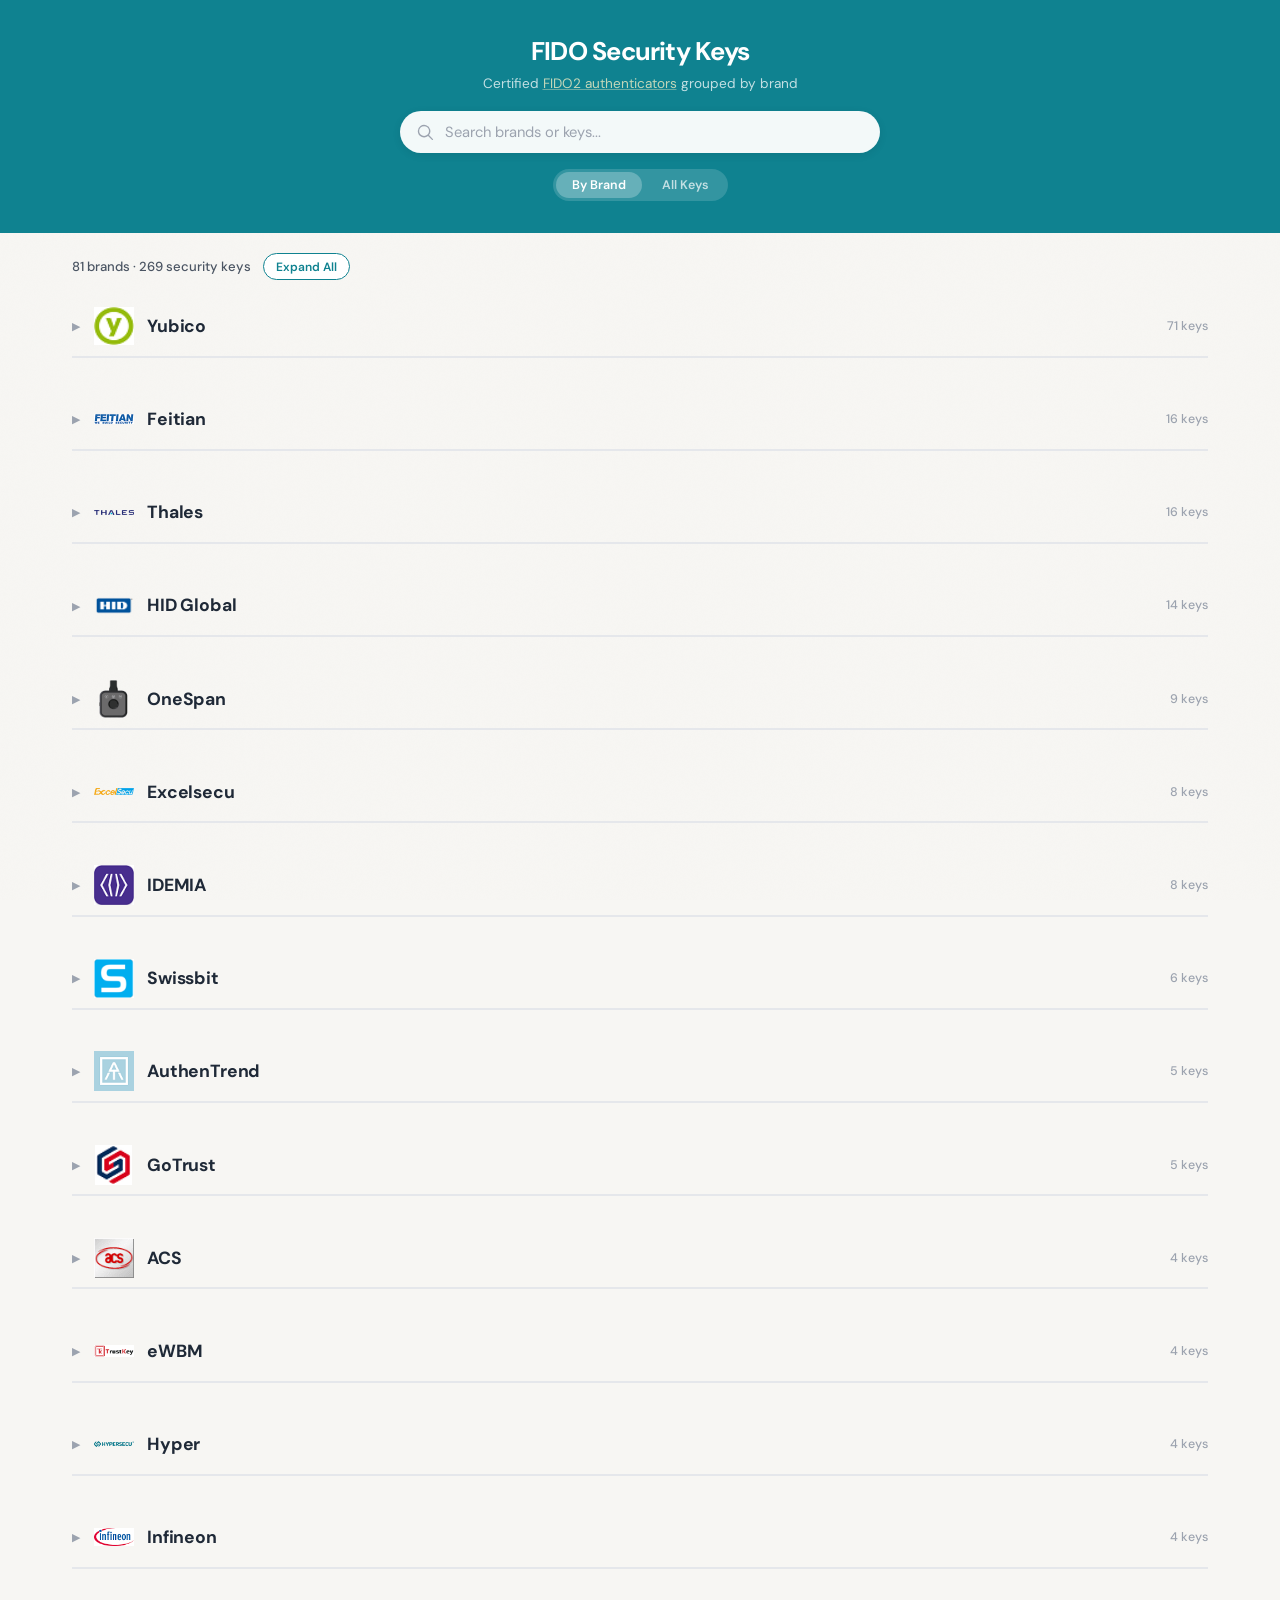
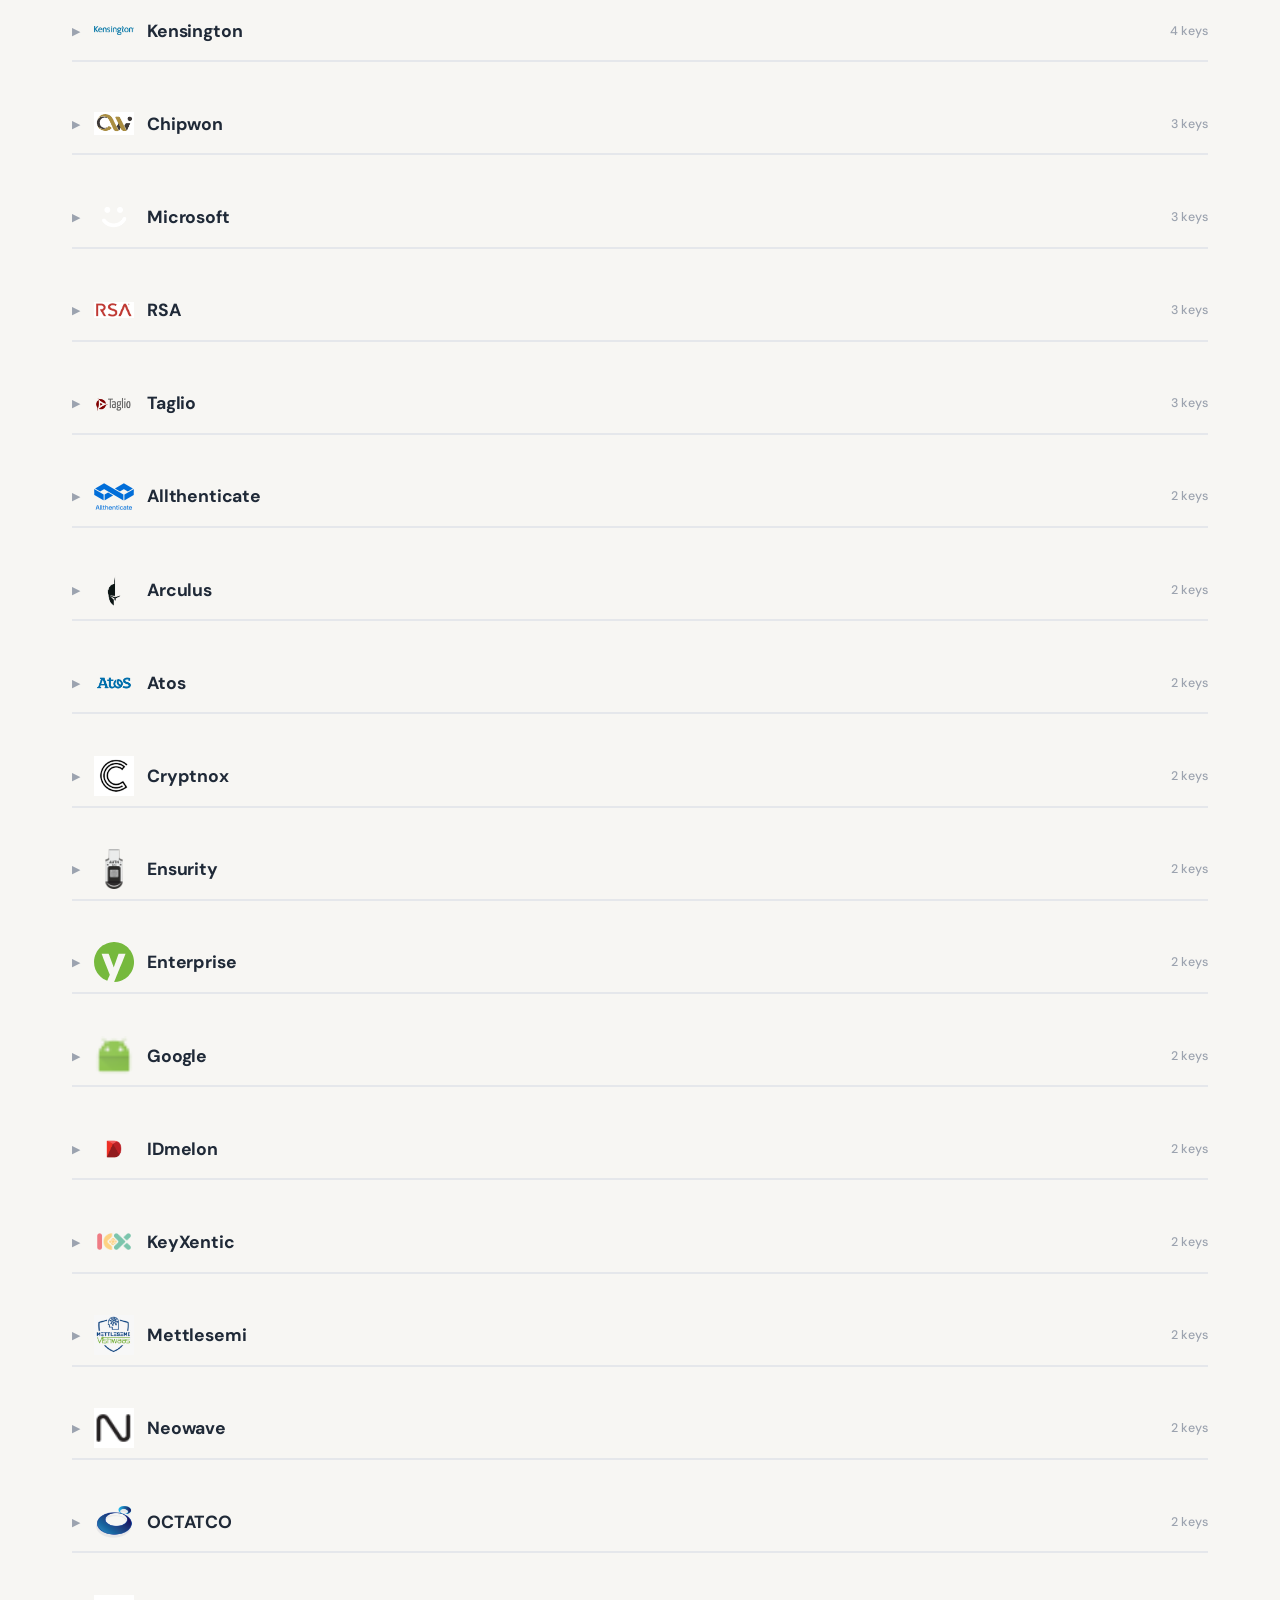
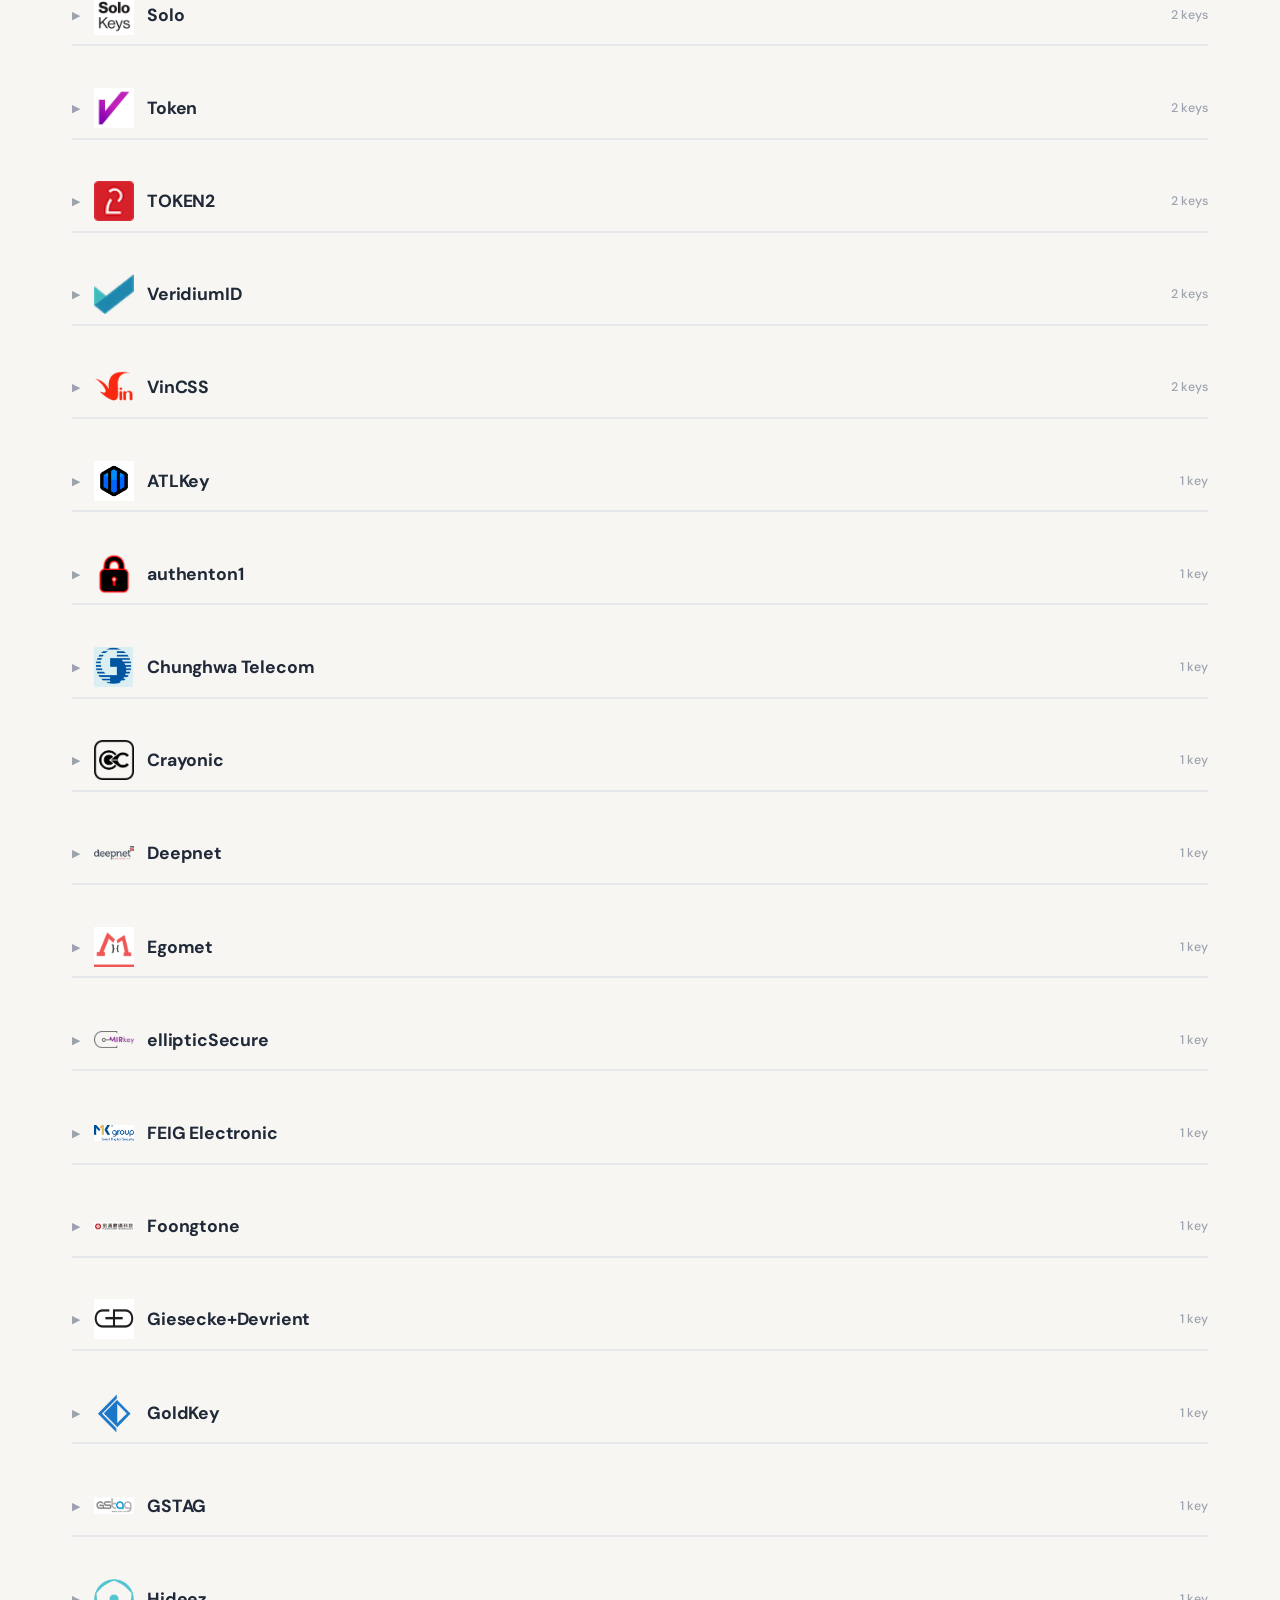
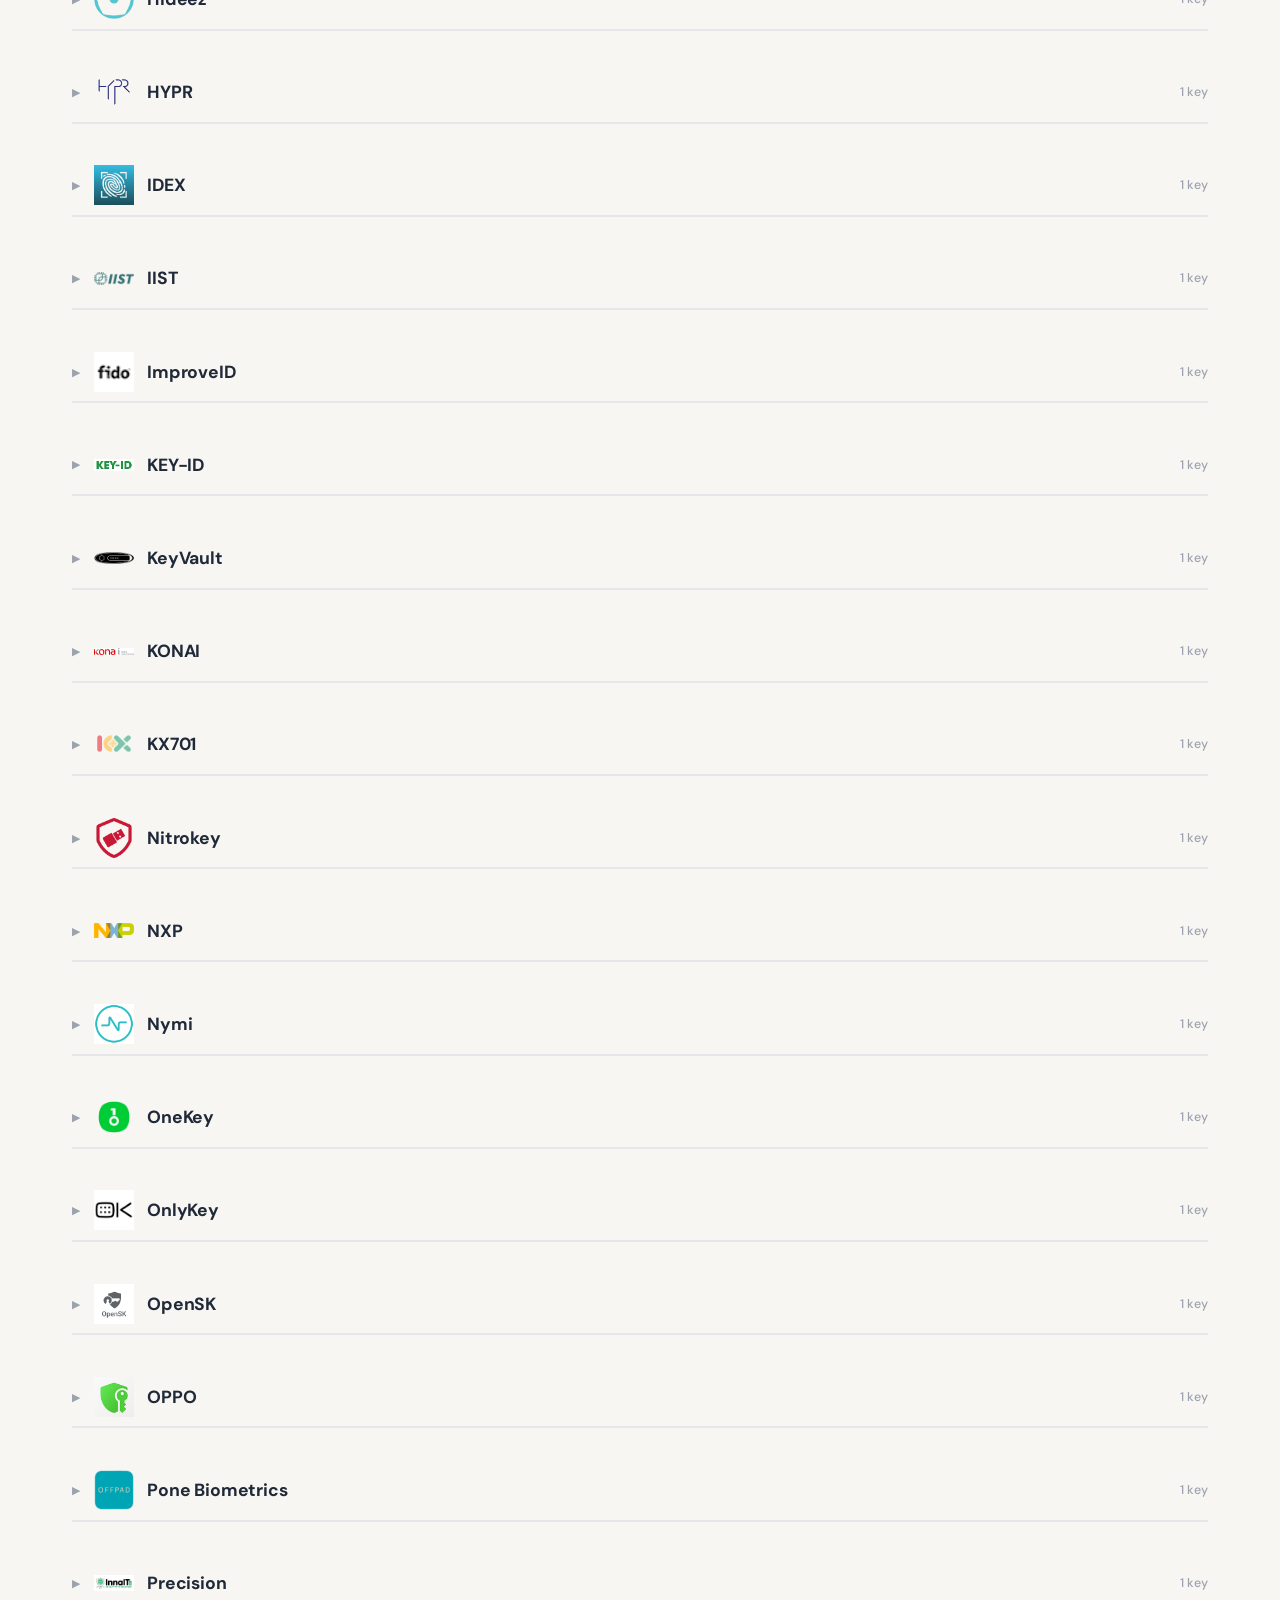
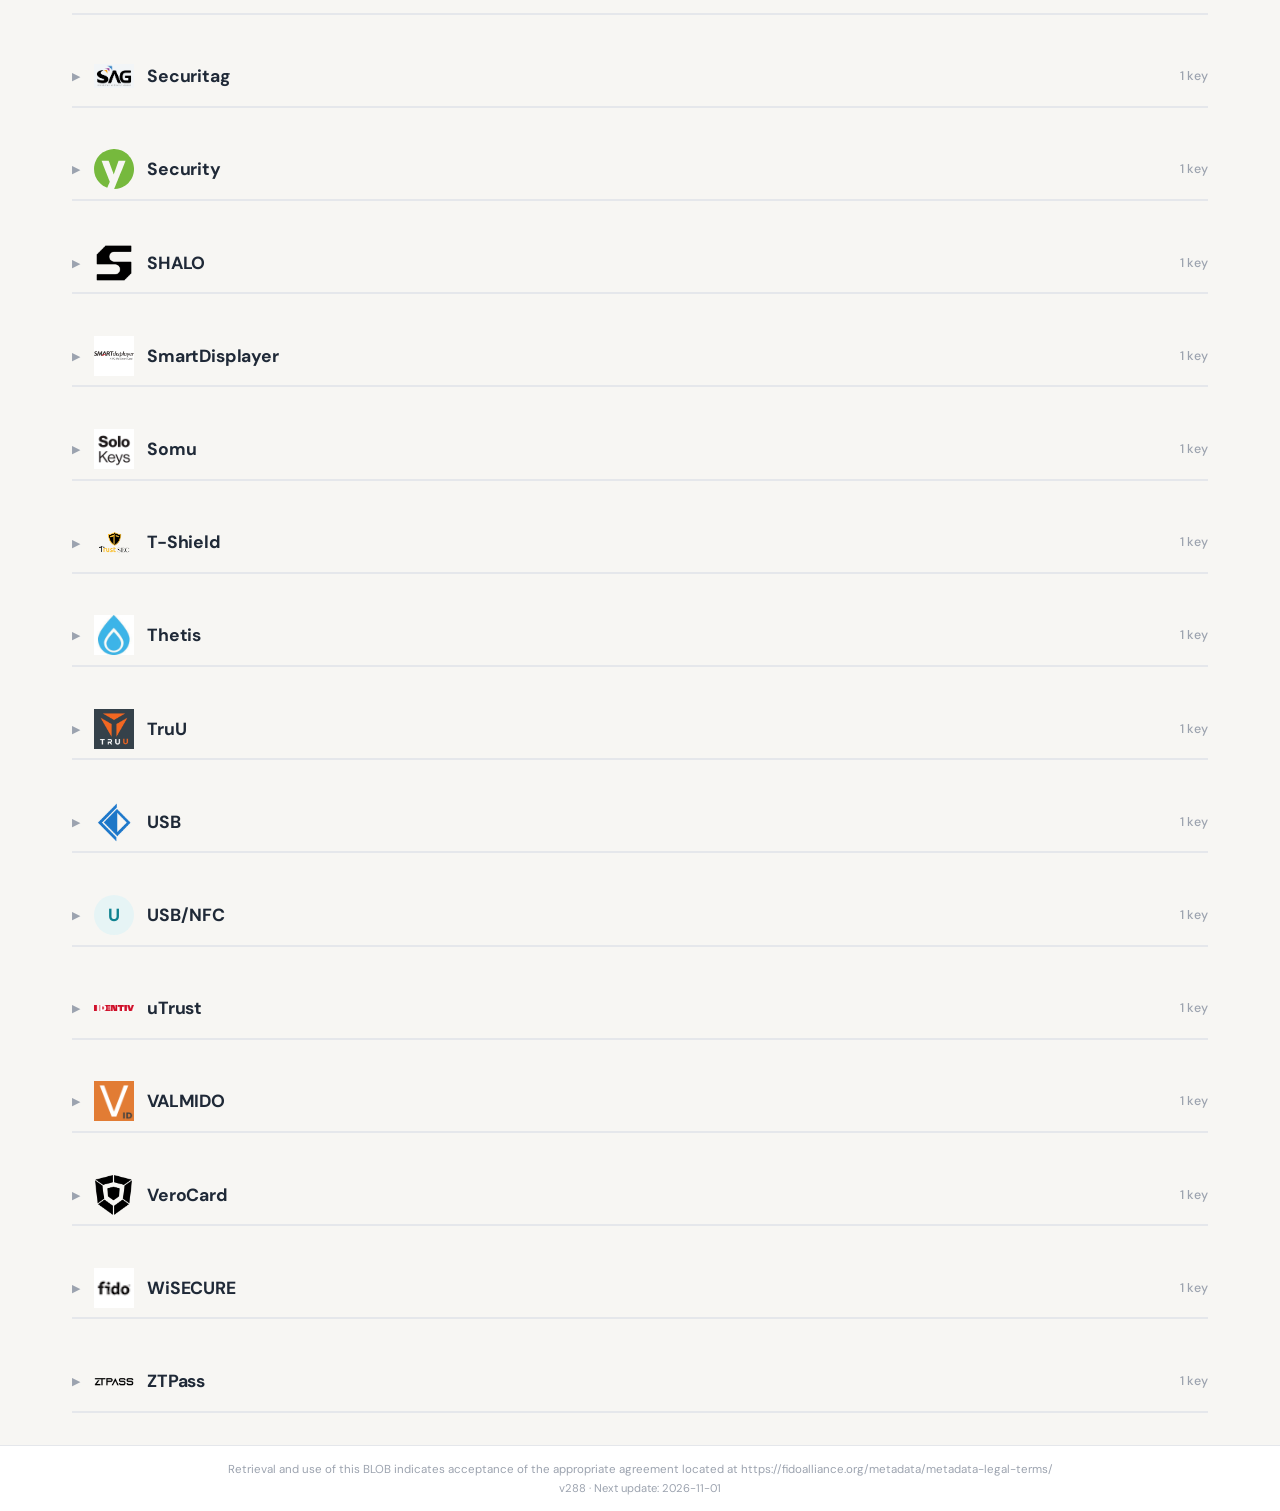
<file: index.html>
<!DOCTYPE html>
<html lang="en">
<head>
  <meta charset="UTF-8">
  <meta name="viewport" content="width=device-width, initial-scale=1.0">
  <title>FIDO Security Keys</title>
  <link rel="preconnect" href="https://fonts.googleapis.com">
  <link rel="preconnect" href="https://fonts.gstatic.com" crossorigin>
  <link href="https://fonts.googleapis.com/css2?family=DM+Sans:wght@400;500;700&display=swap" rel="stylesheet">
  <link rel="stylesheet" href="styles.css">
  <link rel="stylesheet" href="brands.css">
</head>
<body>
  <header>
    <div class="header-content">
      <h1>FIDO Security Keys</h1>
      <p class="subtitle">Certified <a href="https://fidoalliance.org/certification/authenticator-certification-levels/" target="_blank">FIDO2 authenticators</a> grouped by brand</p>
      <div class="search-box">
        <svg class="search-icon" viewBox="0 0 20 20" fill="currentColor" width="18" height="18"><path fill-rule="evenodd" d="M9 3.5a5.5 5.5 0 100 11 5.5 5.5 0 000-11zM2 9a7 7 0 1112.45 4.39l4.26 4.27a.75.75 0 11-1.06 1.06l-4.27-4.26A7 7 0 012 9z" clip-rule="evenodd"/></svg>
        <input type="text" id="search-input" placeholder="Search brands or keys..." autocomplete="off">
      </div>
      <nav class="view-toggle">
        <a href="index.html" class="view-link active">By Brand</a>
        <a href="all.html" class="view-link">All Keys</a>
      </nav>
    </div>
  </header>

  <main>
    <div class="results-info">
      <span id="results-count"></span>
      <button id="toggle-all" class="btn-toggle-all">Expand All</button>
    </div>

    <div id="brands-container" class="brands-container">
      <div class="loading">Loading security keys...</div>
    </div>

    <div id="device-modal" class="modal hidden" role="dialog" aria-modal="true">
      <div class="modal-backdrop" id="modal-backdrop"></div>
      <div class="modal-content" id="modal-content"></div>
    </div>
  </main>

  <footer>
    <p id="legal-header"></p>
    <p id="metadata-version" class="footer-meta"></p>
  </footer>

  <script src="brands.js"></script>
</body>
</html>
</file>
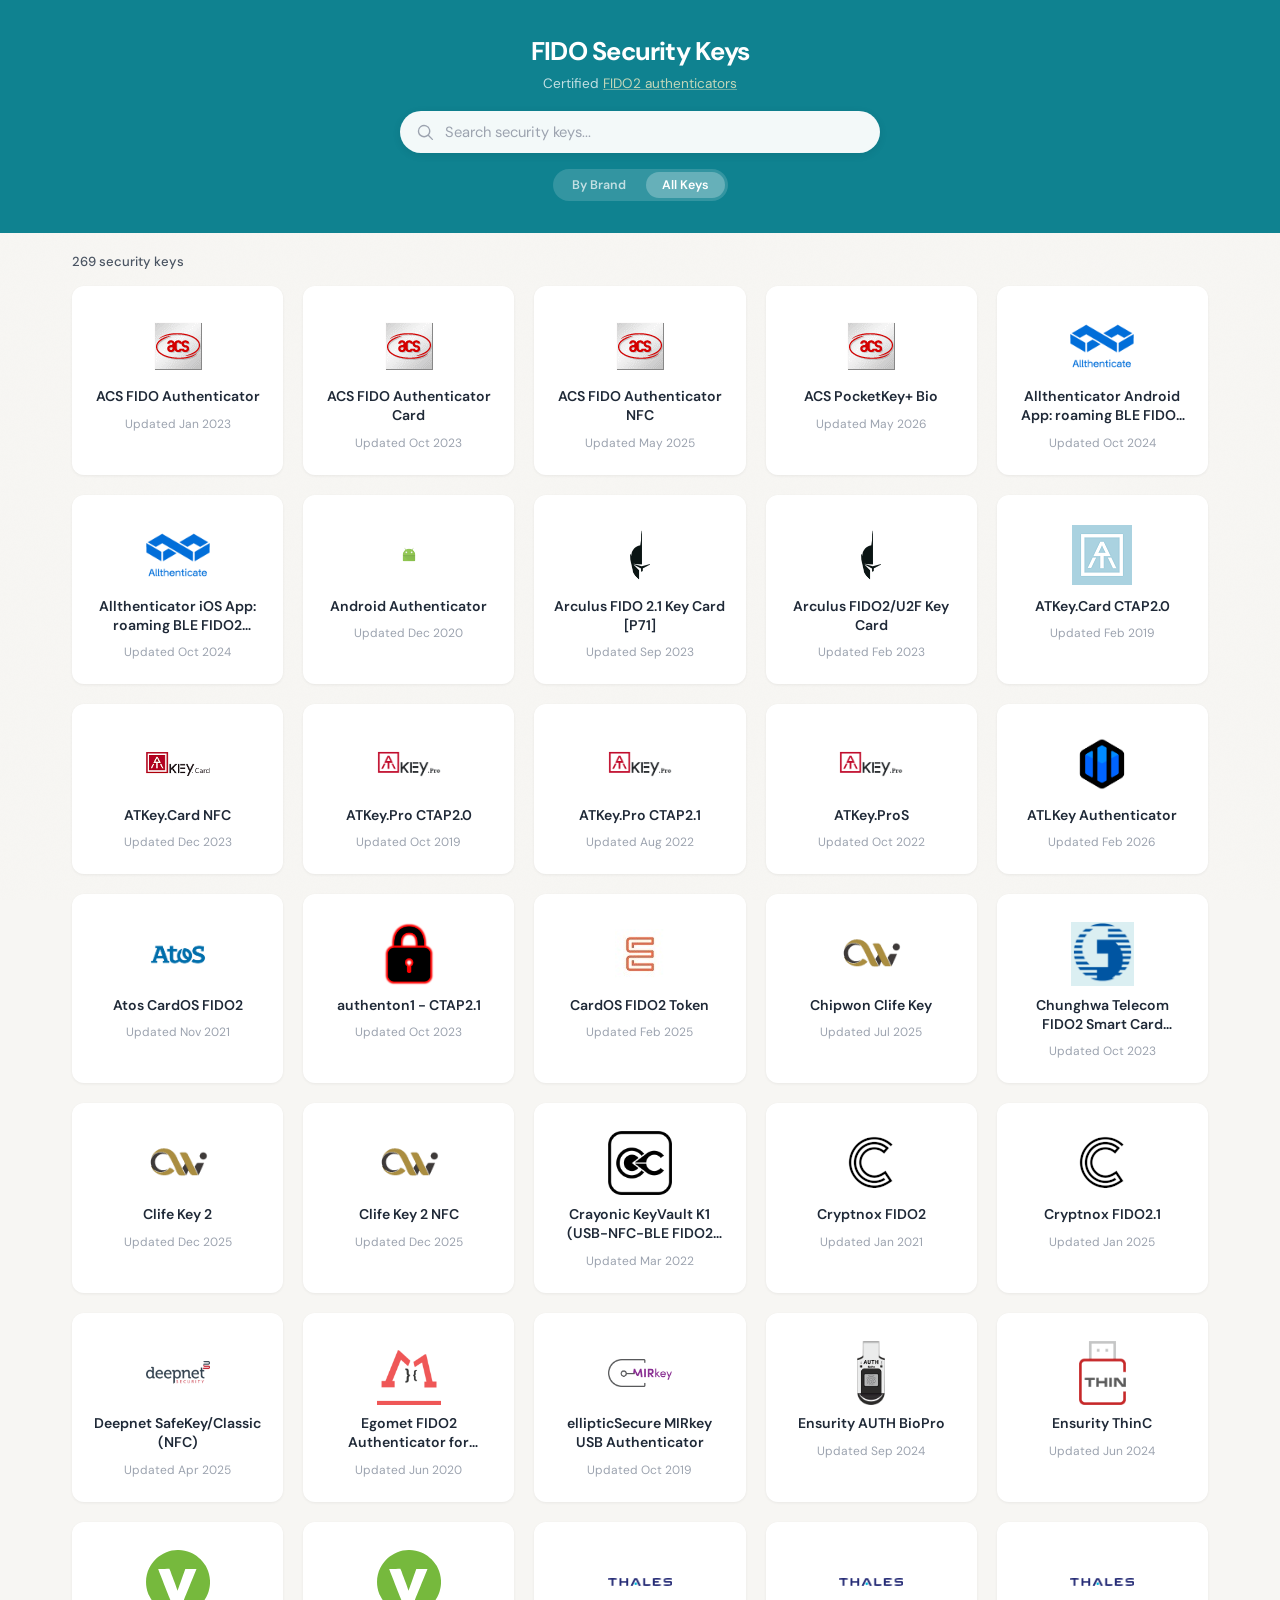
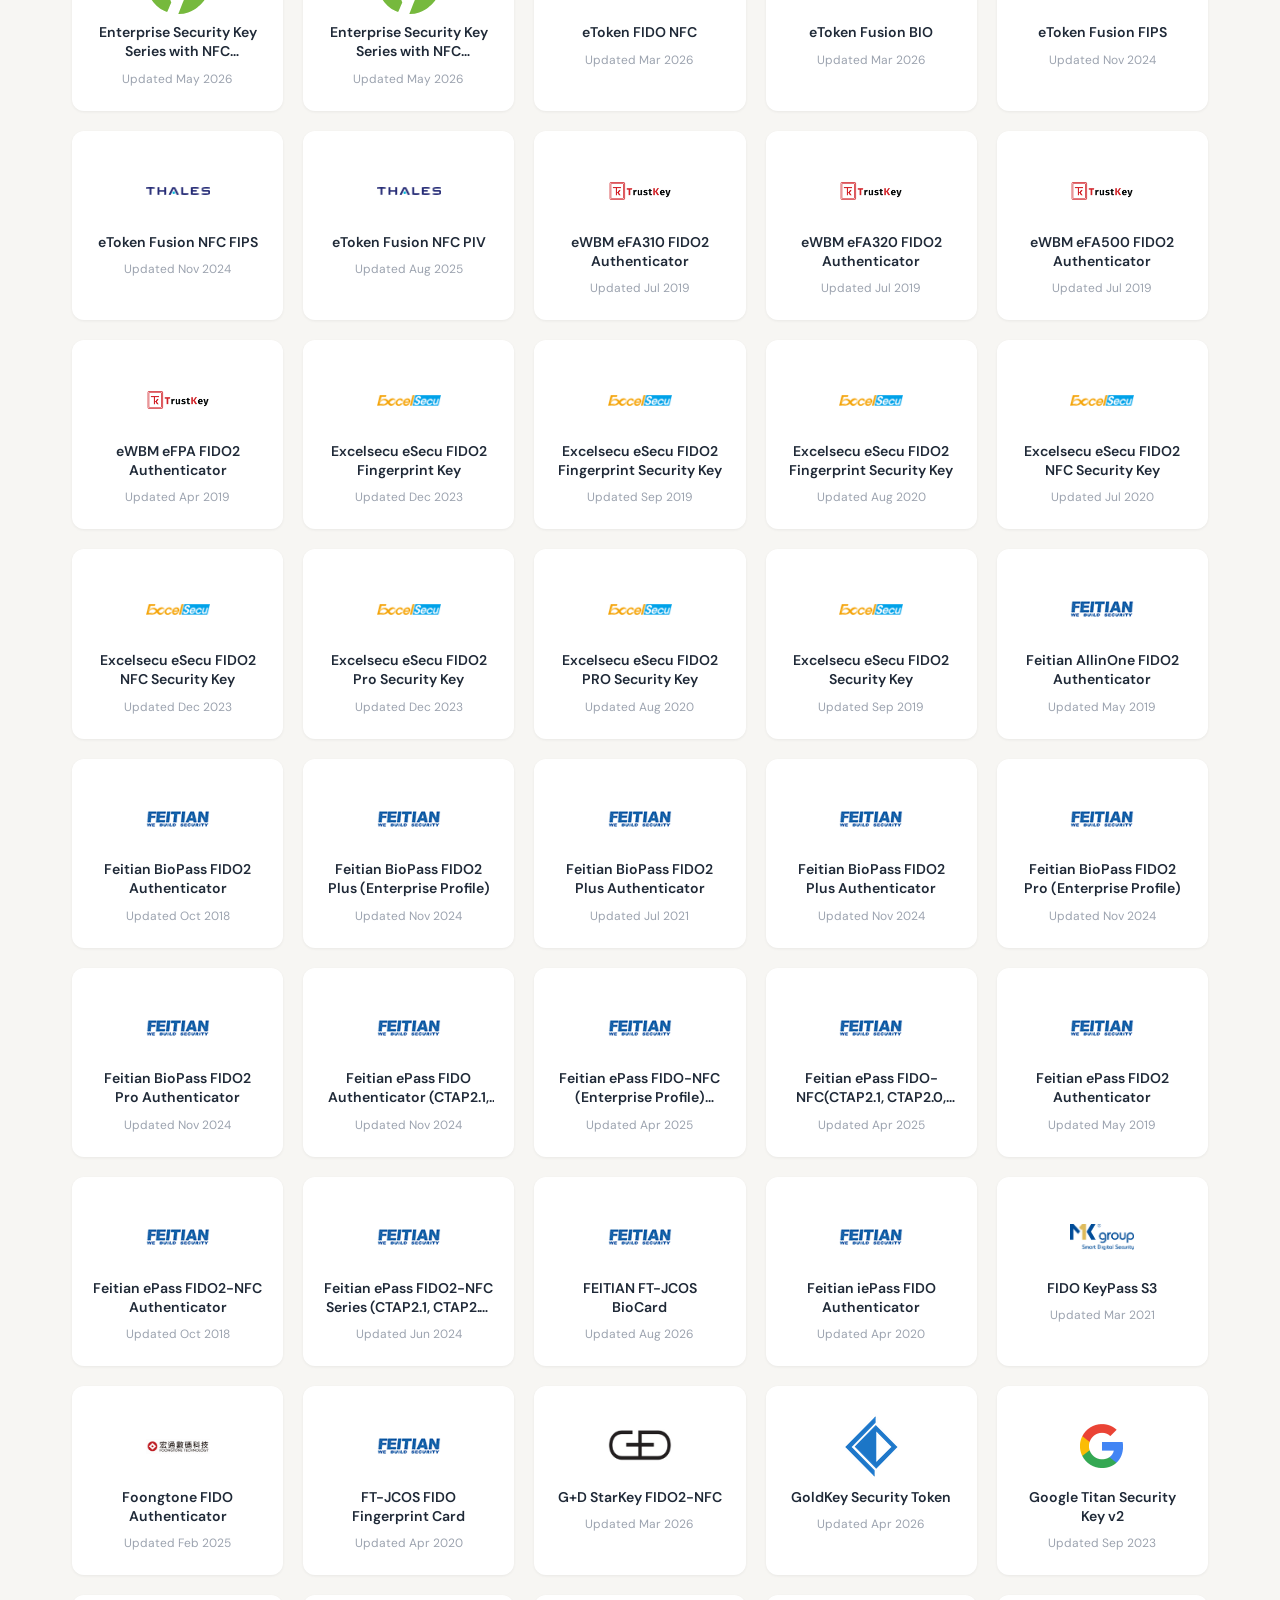
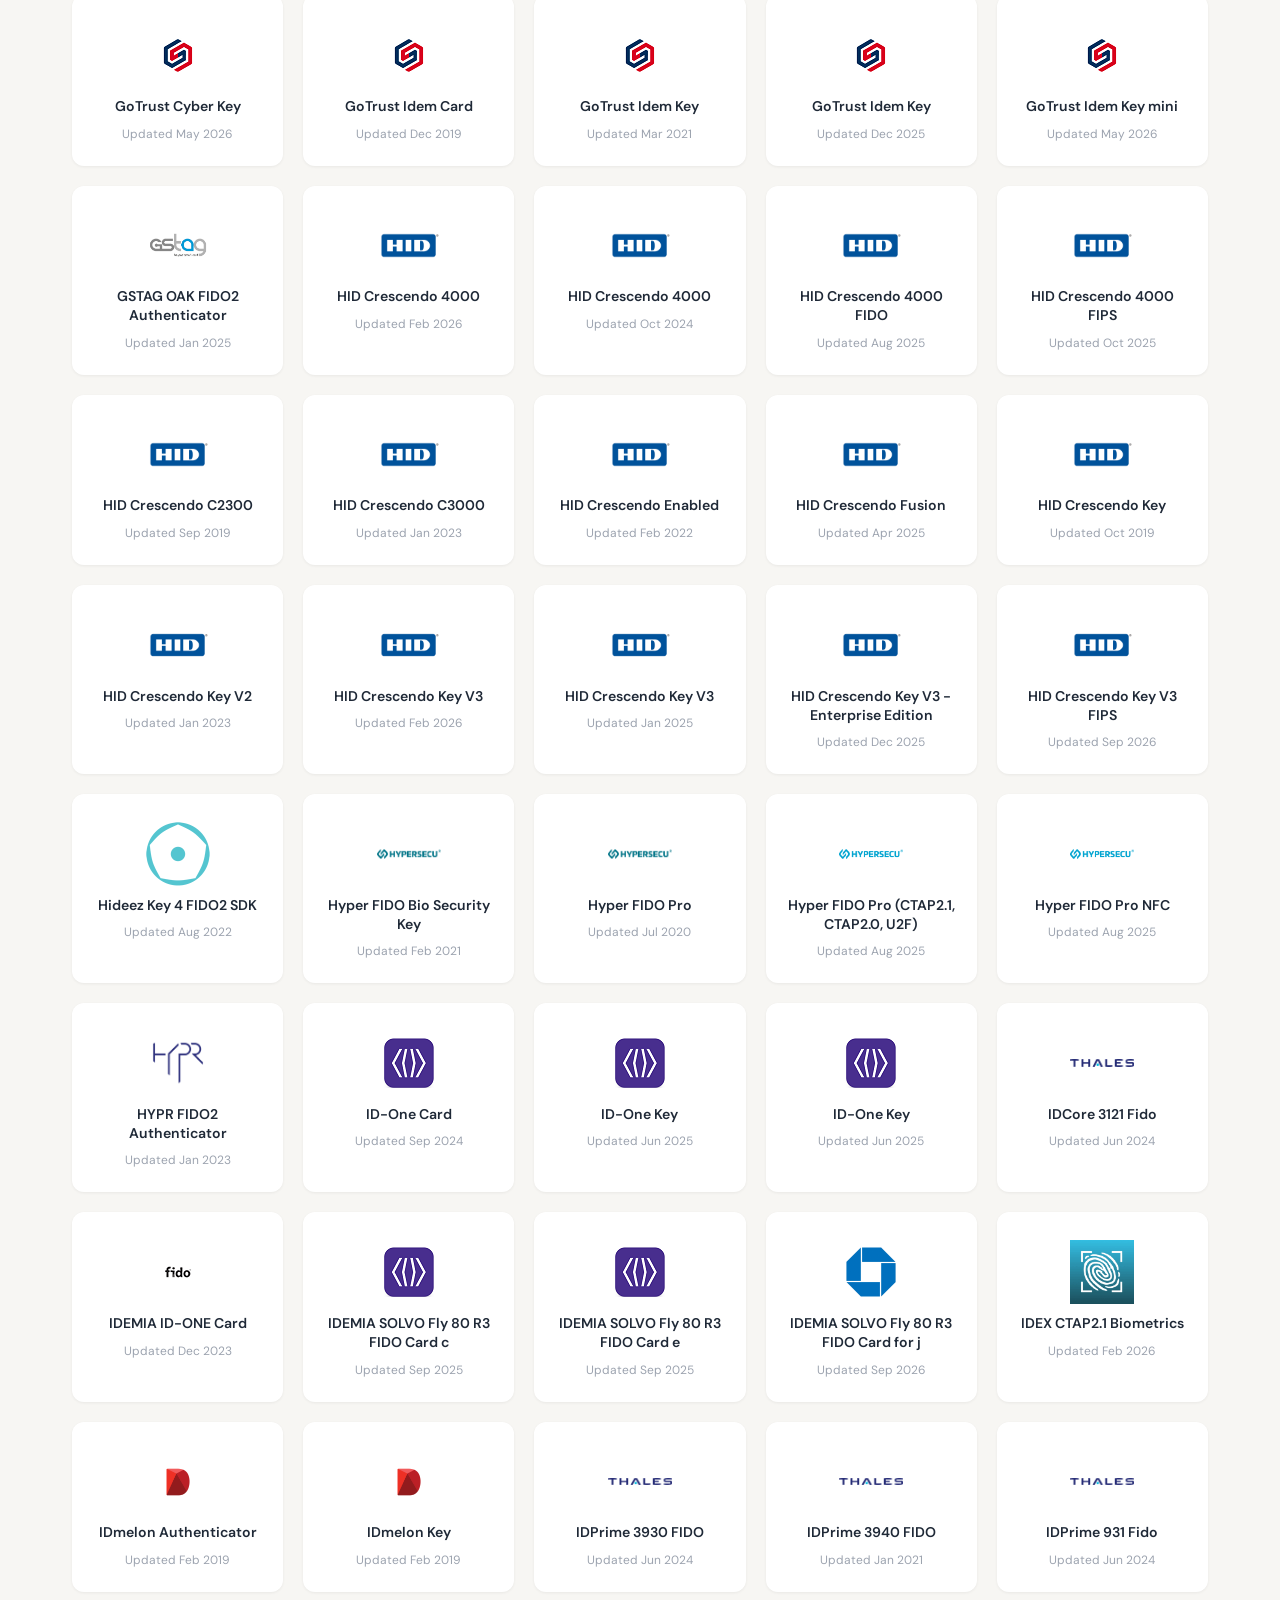
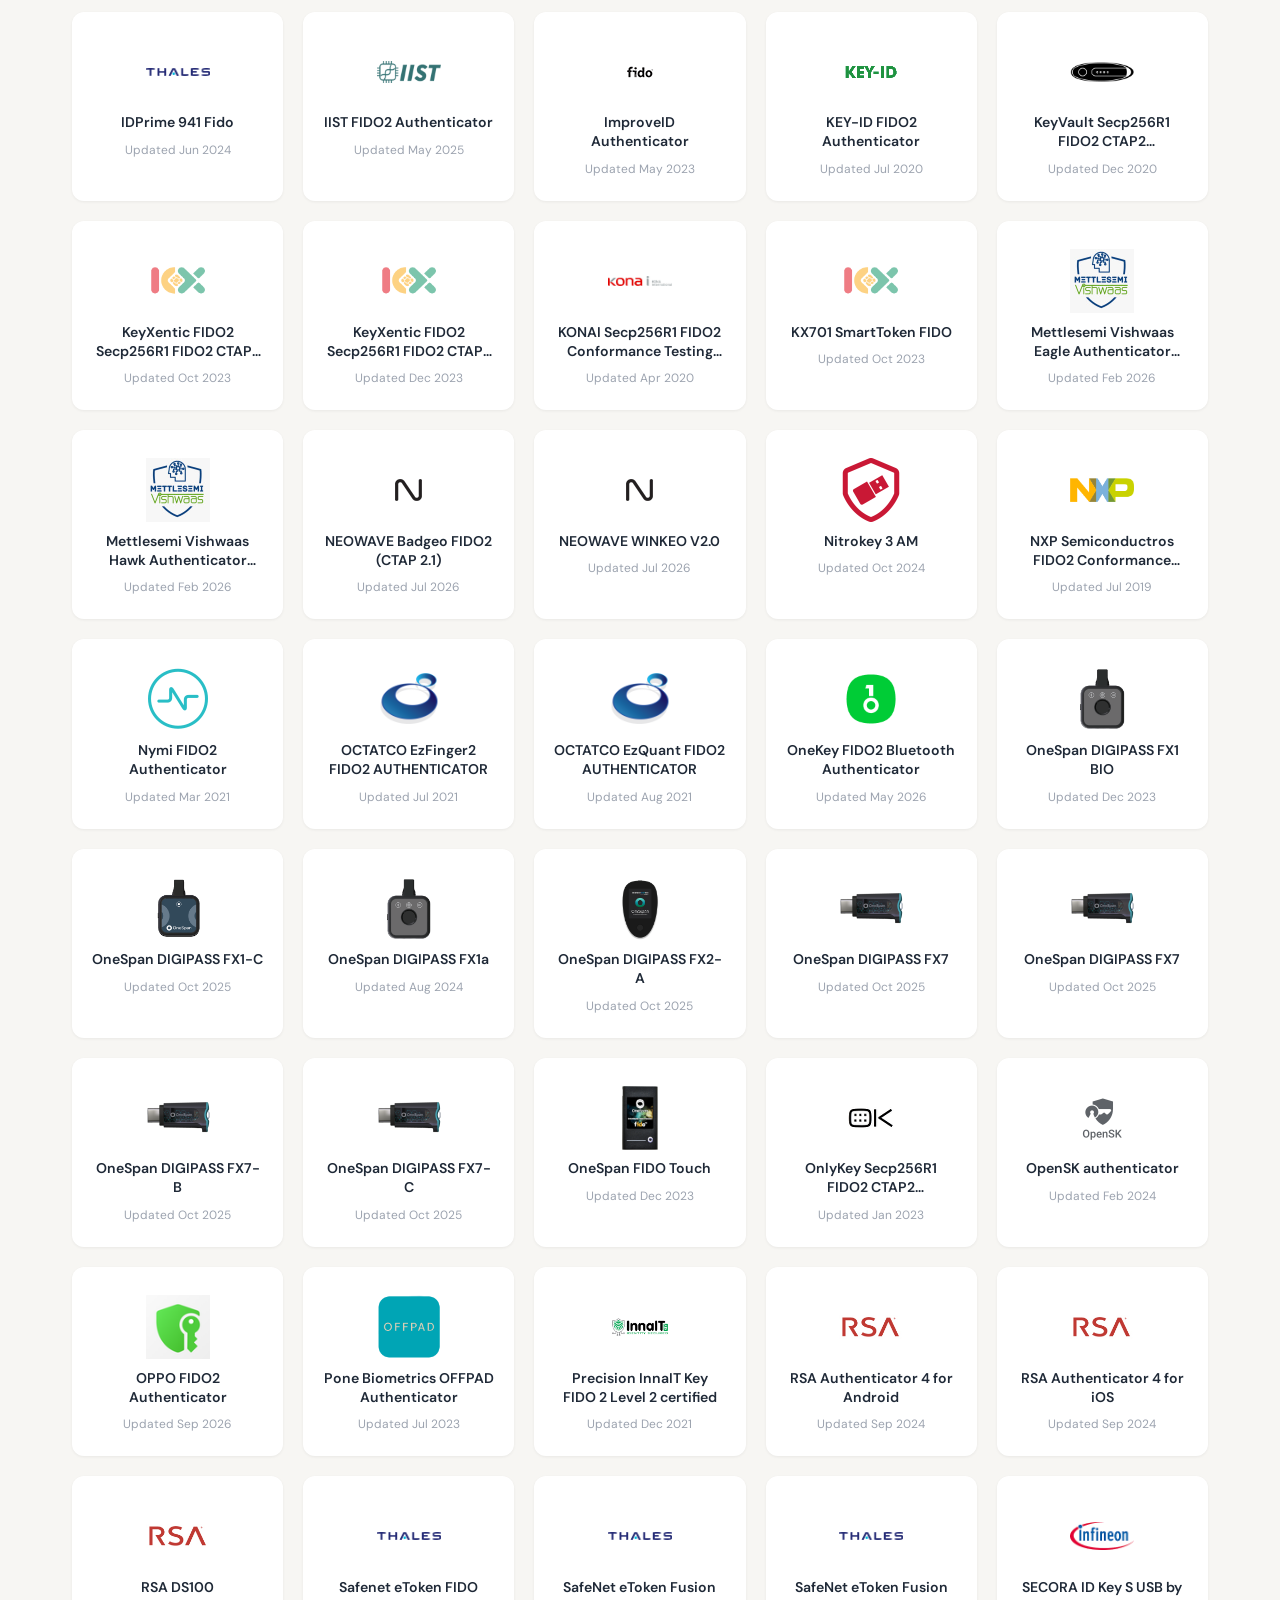
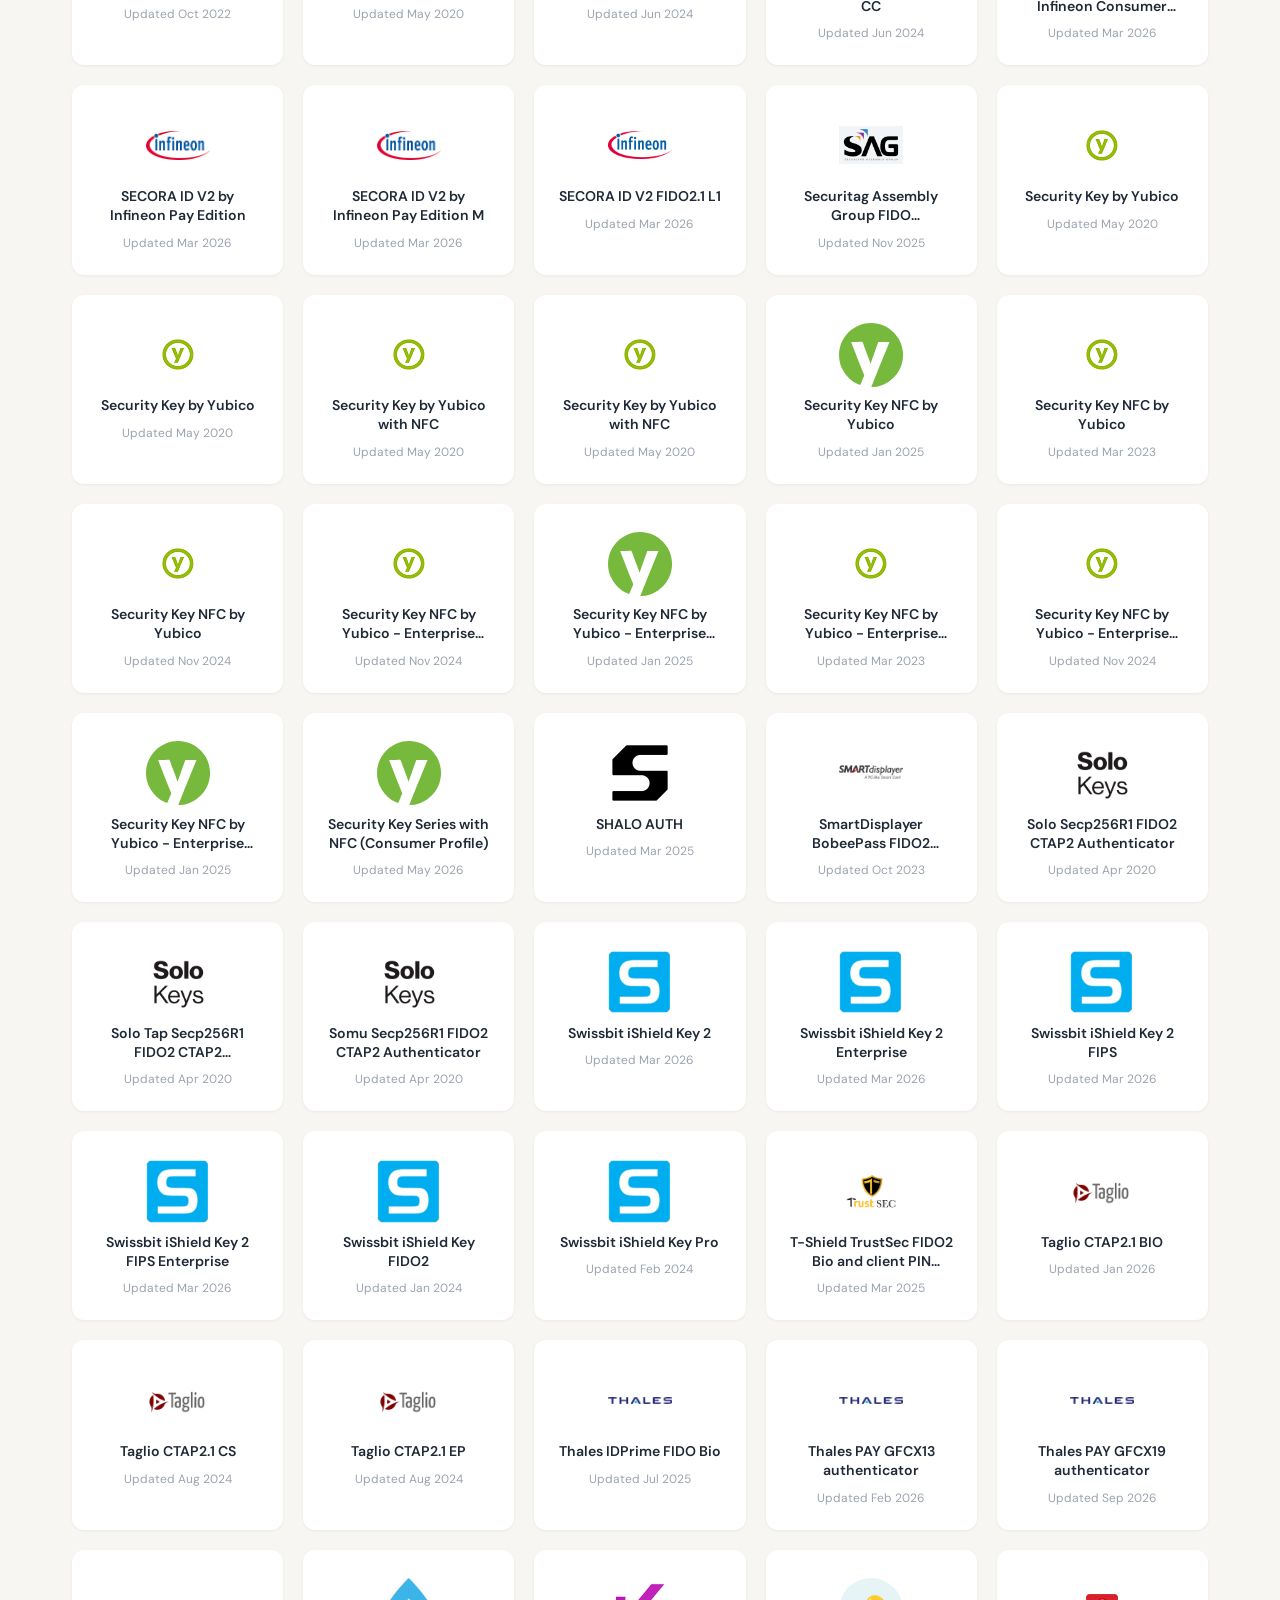
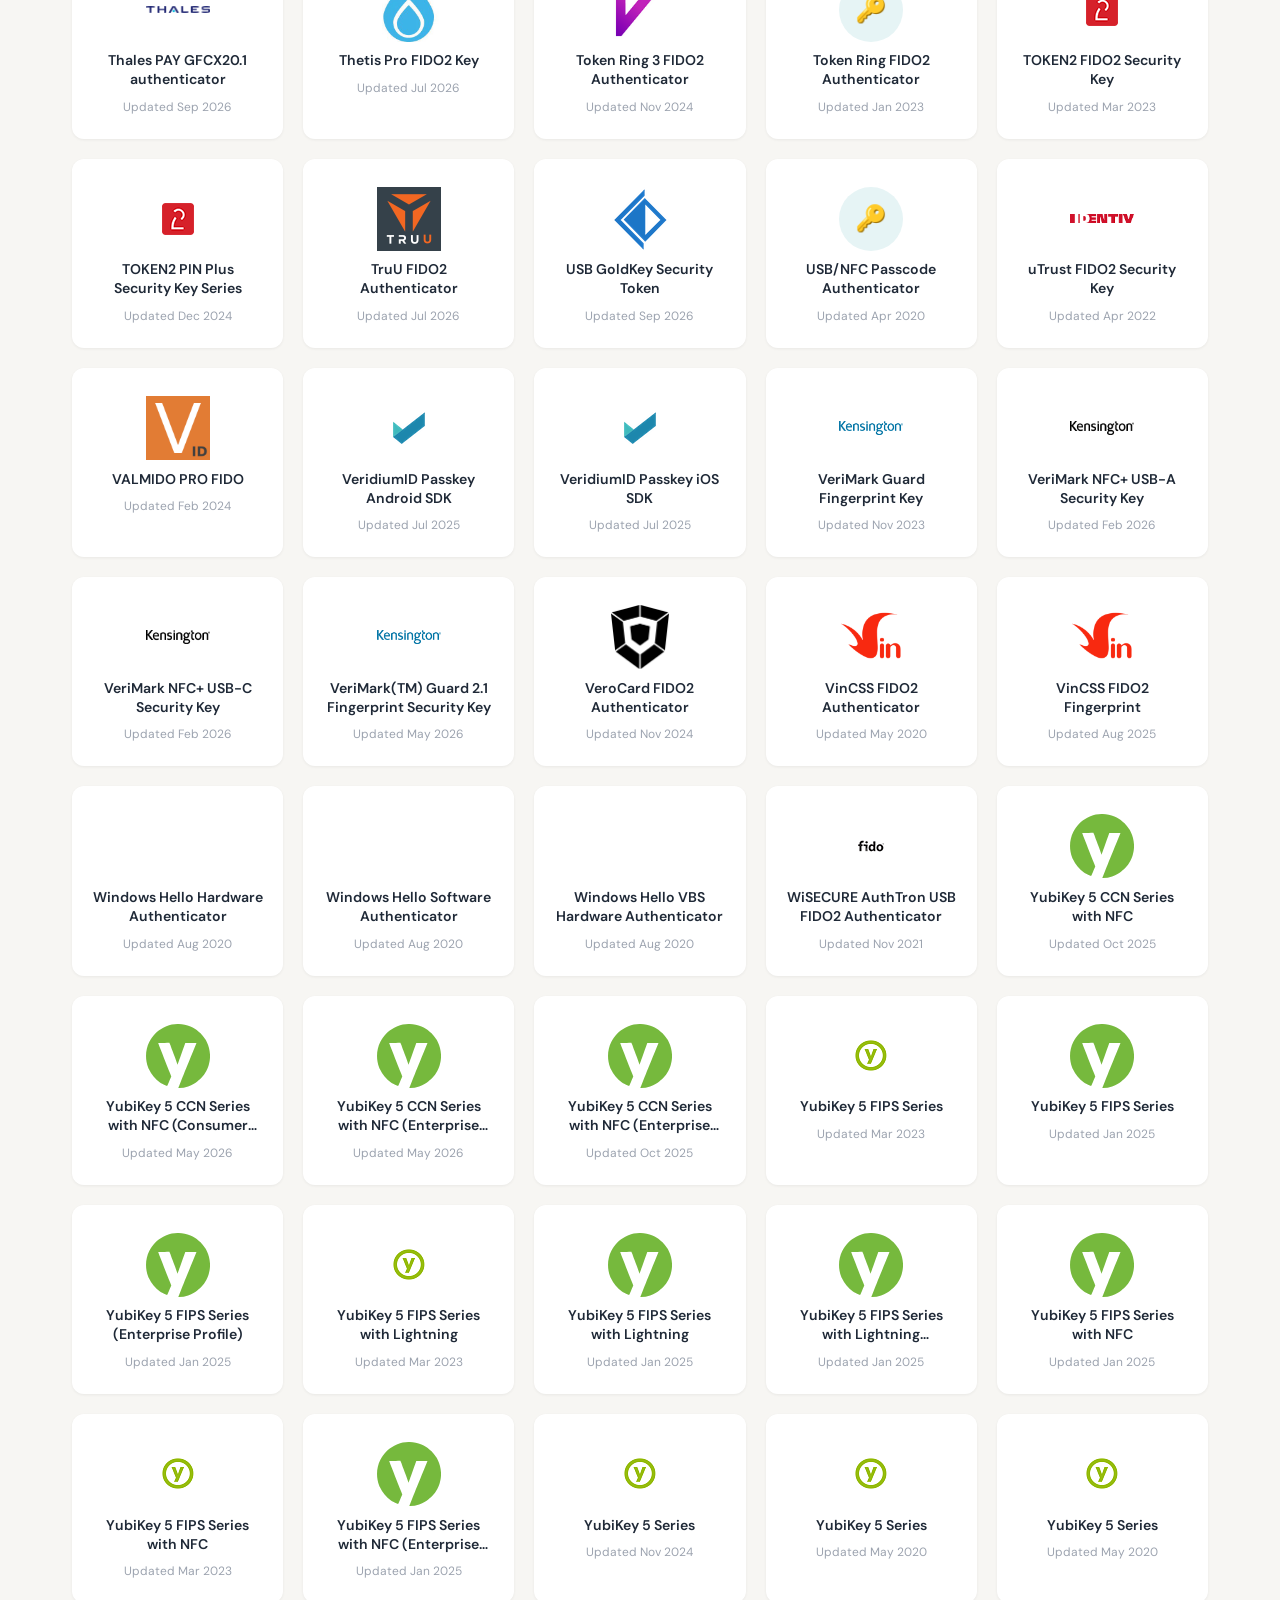
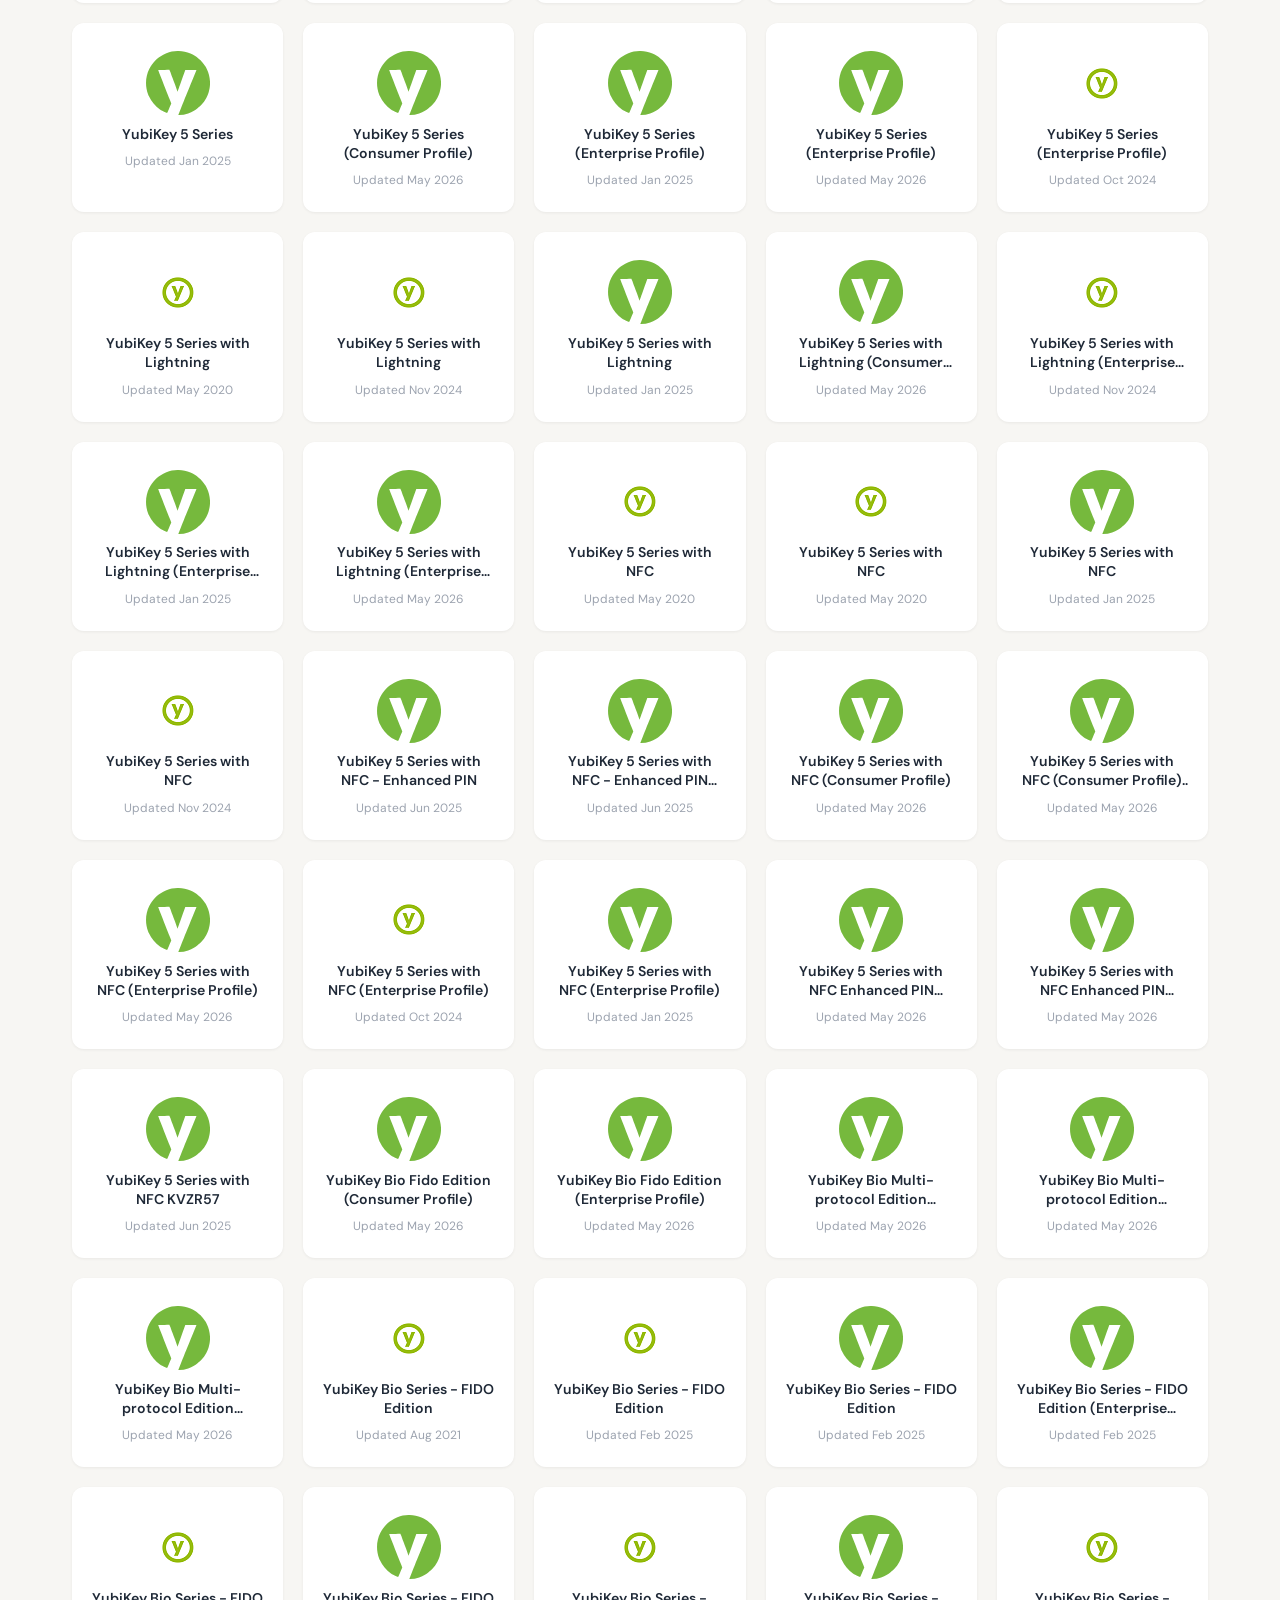
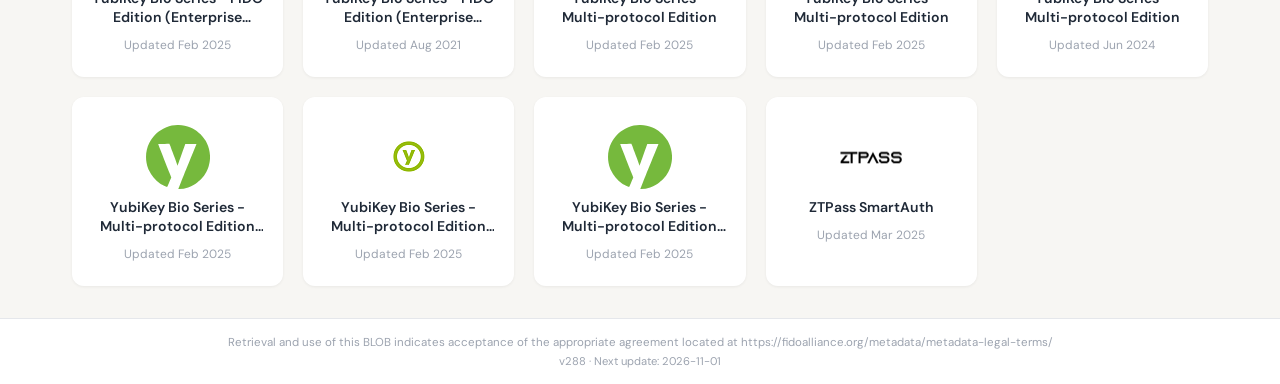
<file: all.html>
<!DOCTYPE html>
<html lang="en">
<head>
  <meta charset="UTF-8">
  <meta name="viewport" content="width=device-width, initial-scale=1.0">
  <title>FIDO Security Keys</title>
  <link rel="preconnect" href="https://fonts.googleapis.com">
  <link rel="preconnect" href="https://fonts.gstatic.com" crossorigin>
  <link href="https://fonts.googleapis.com/css2?family=DM+Sans:wght@400;500;700&display=swap" rel="stylesheet">
  <link rel="stylesheet" href="styles.css">
  <link rel="stylesheet" href="brands.css">
</head>
<body>
  <header>
    <div class="header-content">
      <h1>FIDO Security Keys</h1>
      <p class="subtitle">Certified <a href="https://fidoalliance.org/certification/authenticator-certification-levels/" target="_blank">FIDO2 authenticators</a></p>
      <div class="search-box">
        <svg class="search-icon" viewBox="0 0 20 20" fill="currentColor" width="18" height="18"><path fill-rule="evenodd" d="M9 3.5a5.5 5.5 0 100 11 5.5 5.5 0 000-11zM2 9a7 7 0 1112.45 4.39l4.26 4.27a.75.75 0 11-1.06 1.06l-4.27-4.26A7 7 0 012 9z" clip-rule="evenodd"/></svg>
        <input type="text" id="search-input" placeholder="Search security keys..." autocomplete="off">
      </div>
      <nav class="view-toggle">
        <a href="index.html" class="view-link">By Brand</a>
        <a href="all.html" class="view-link active">All Keys</a>
      </nav>
    </div>
  </header>

  <main>
    <div class="results-info">
      <span id="results-count"></span>
    </div>

    <div id="card-grid" class="card-grid">
      <div class="loading">Loading security keys...</div>
    </div>

    <div id="device-modal" class="modal hidden" role="dialog" aria-modal="true">
      <div class="modal-backdrop" id="modal-backdrop"></div>
      <div class="modal-content" id="modal-content"></div>
    </div>
  </main>

  <footer>
    <p id="legal-header"></p>
    <p id="metadata-version" class="footer-meta"></p>
  </footer>

  <script src="main.js"></script>
</body>
</html>
</file>
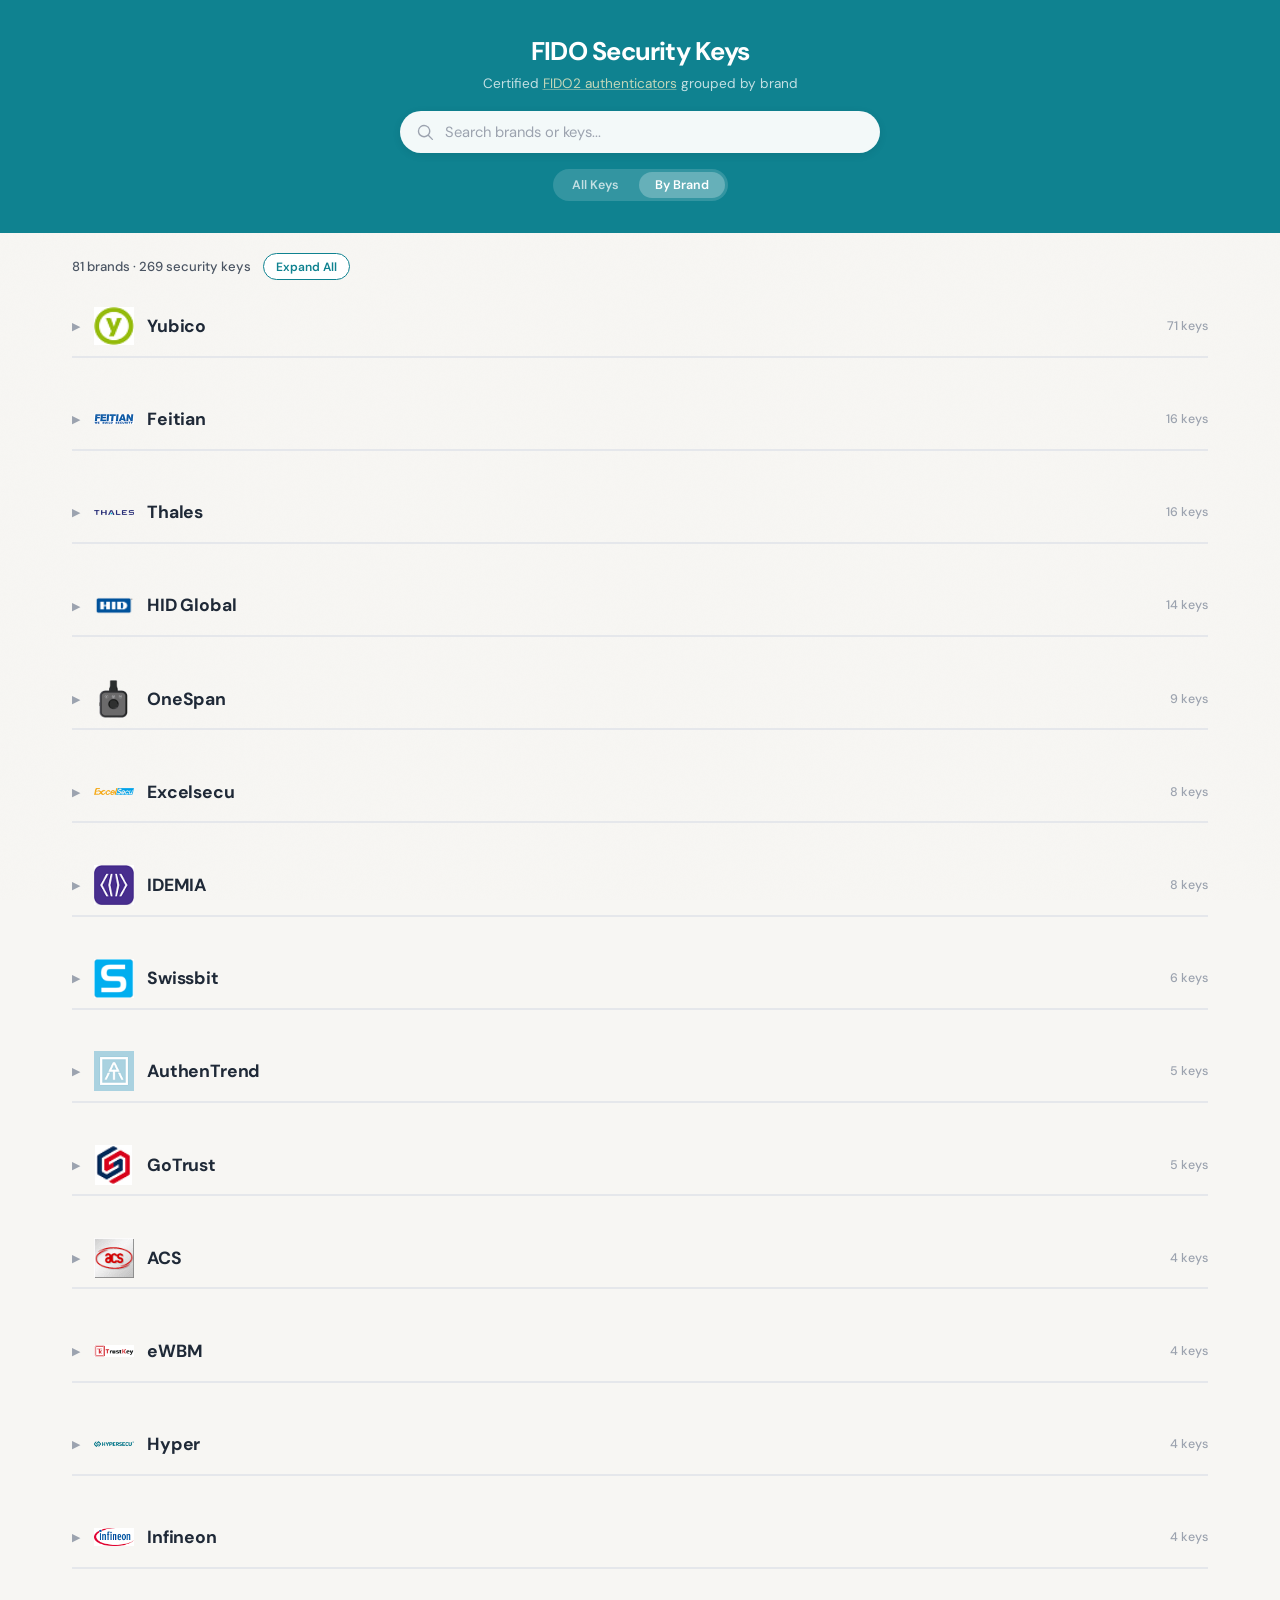
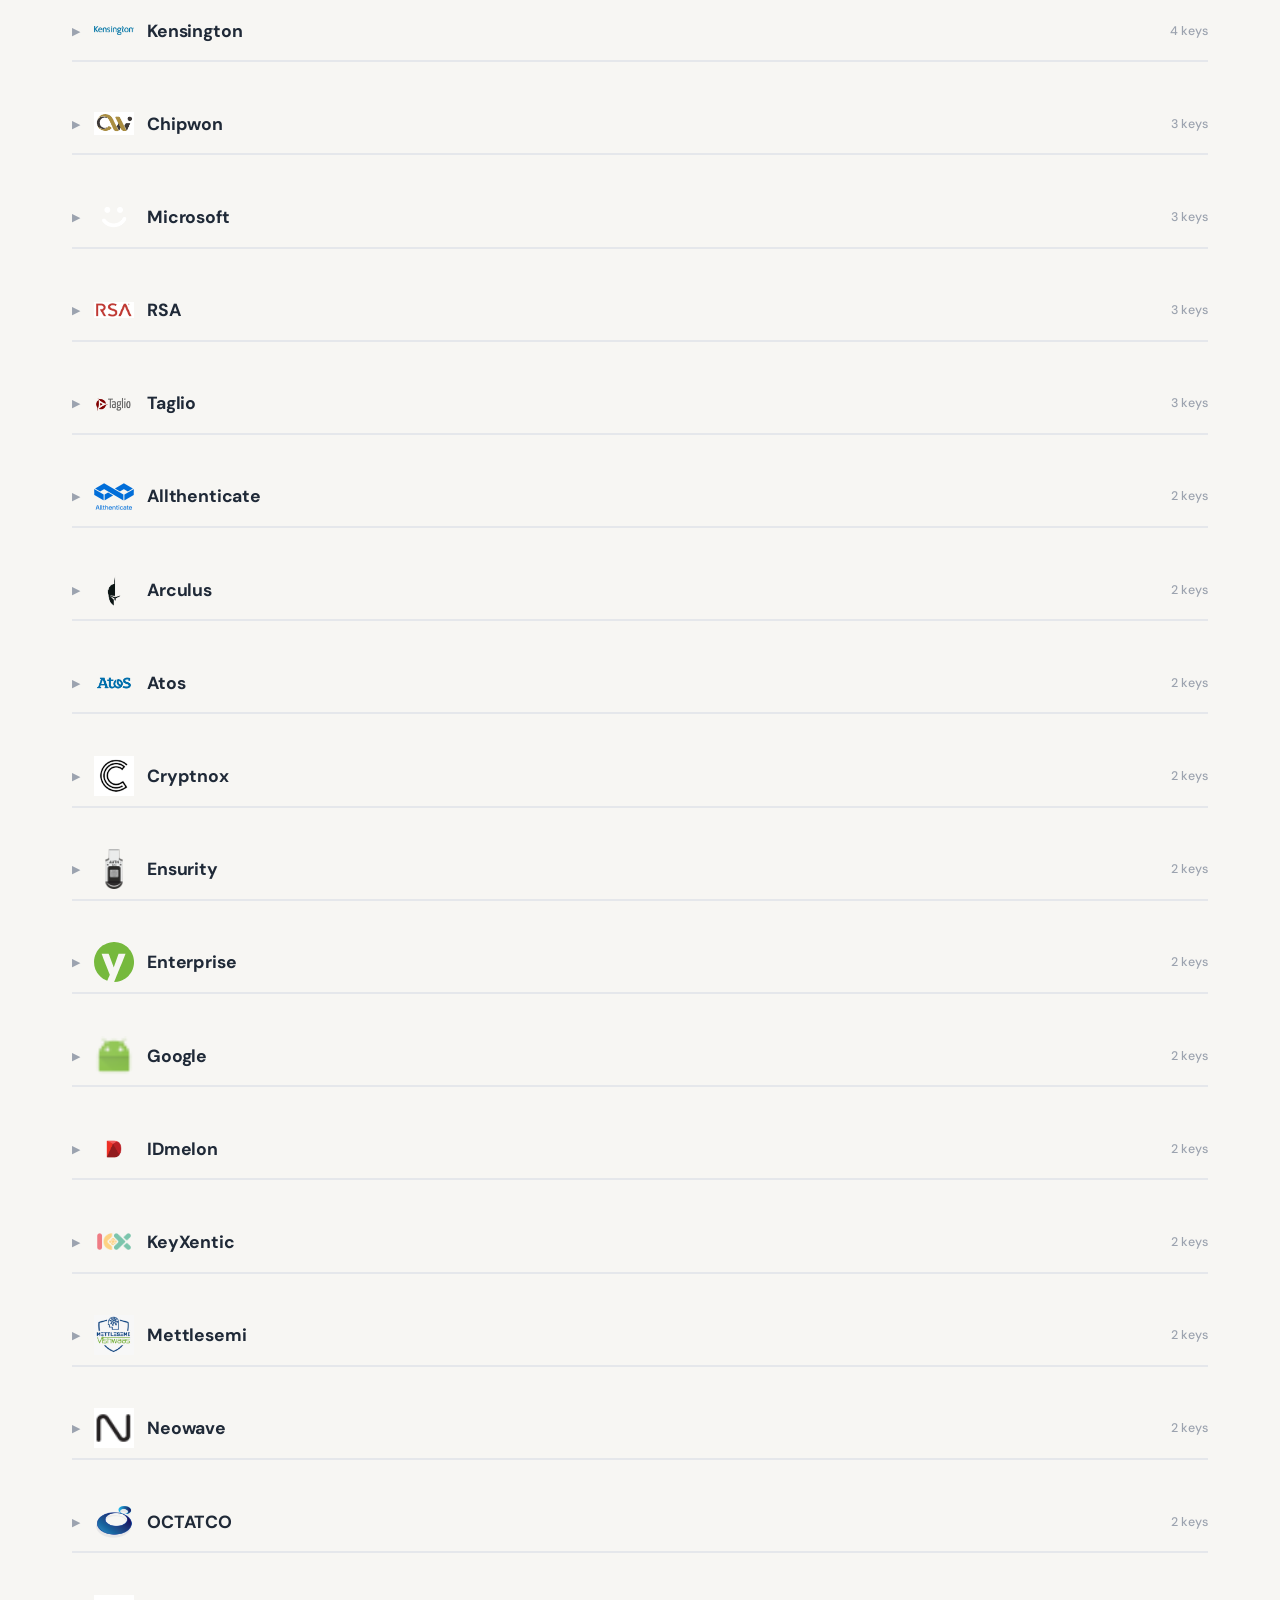
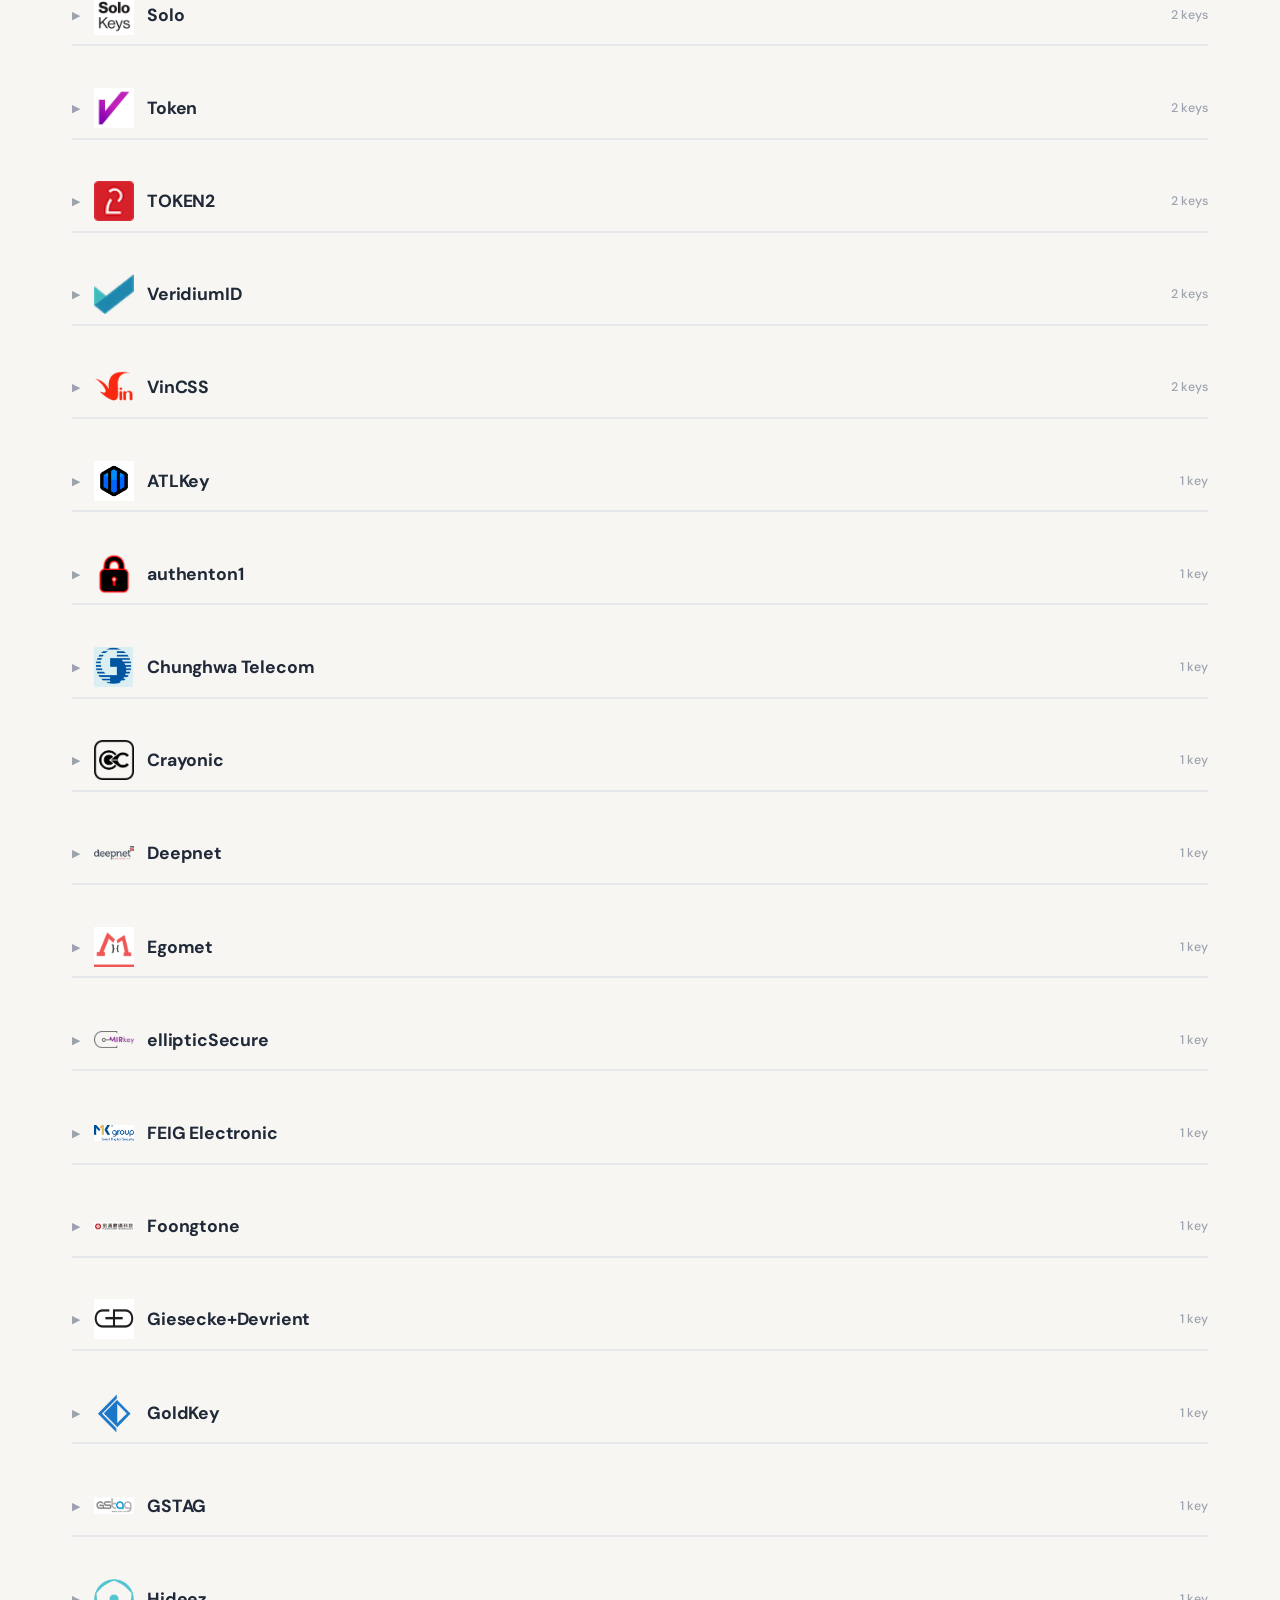
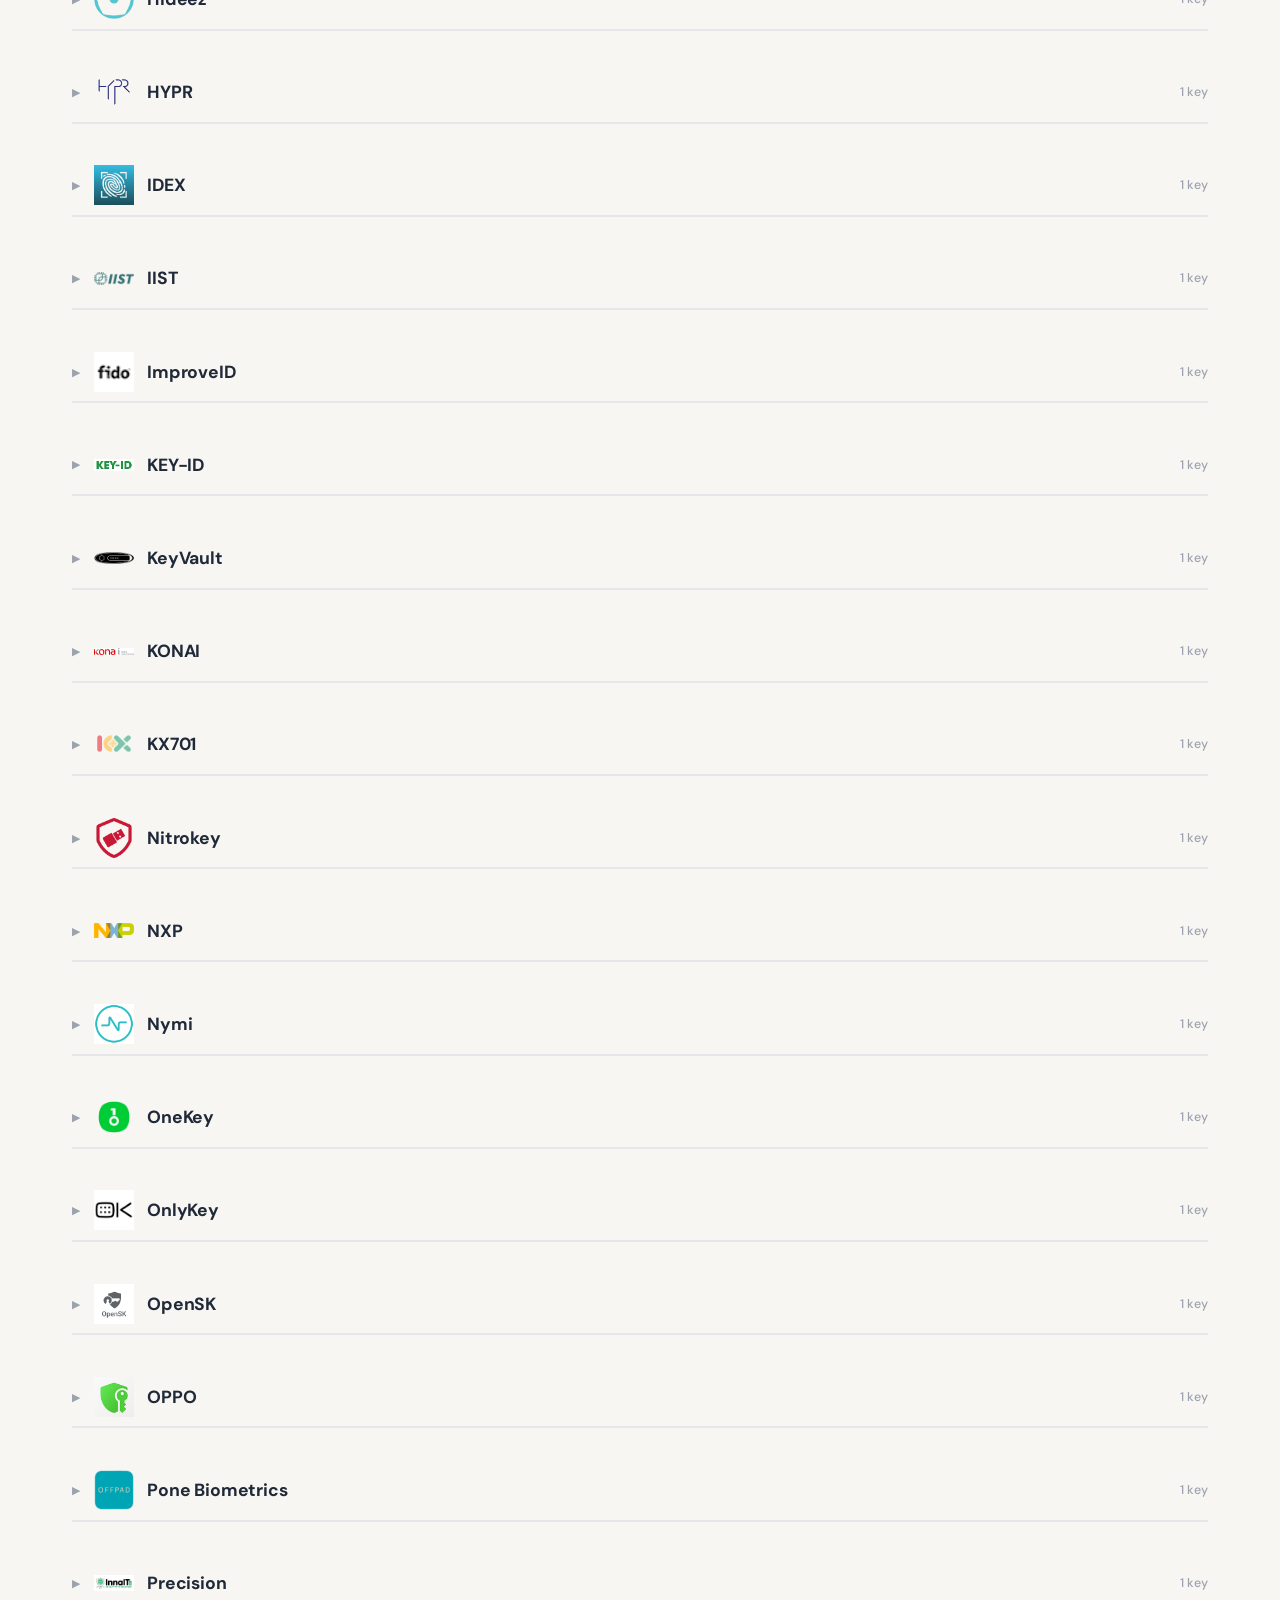
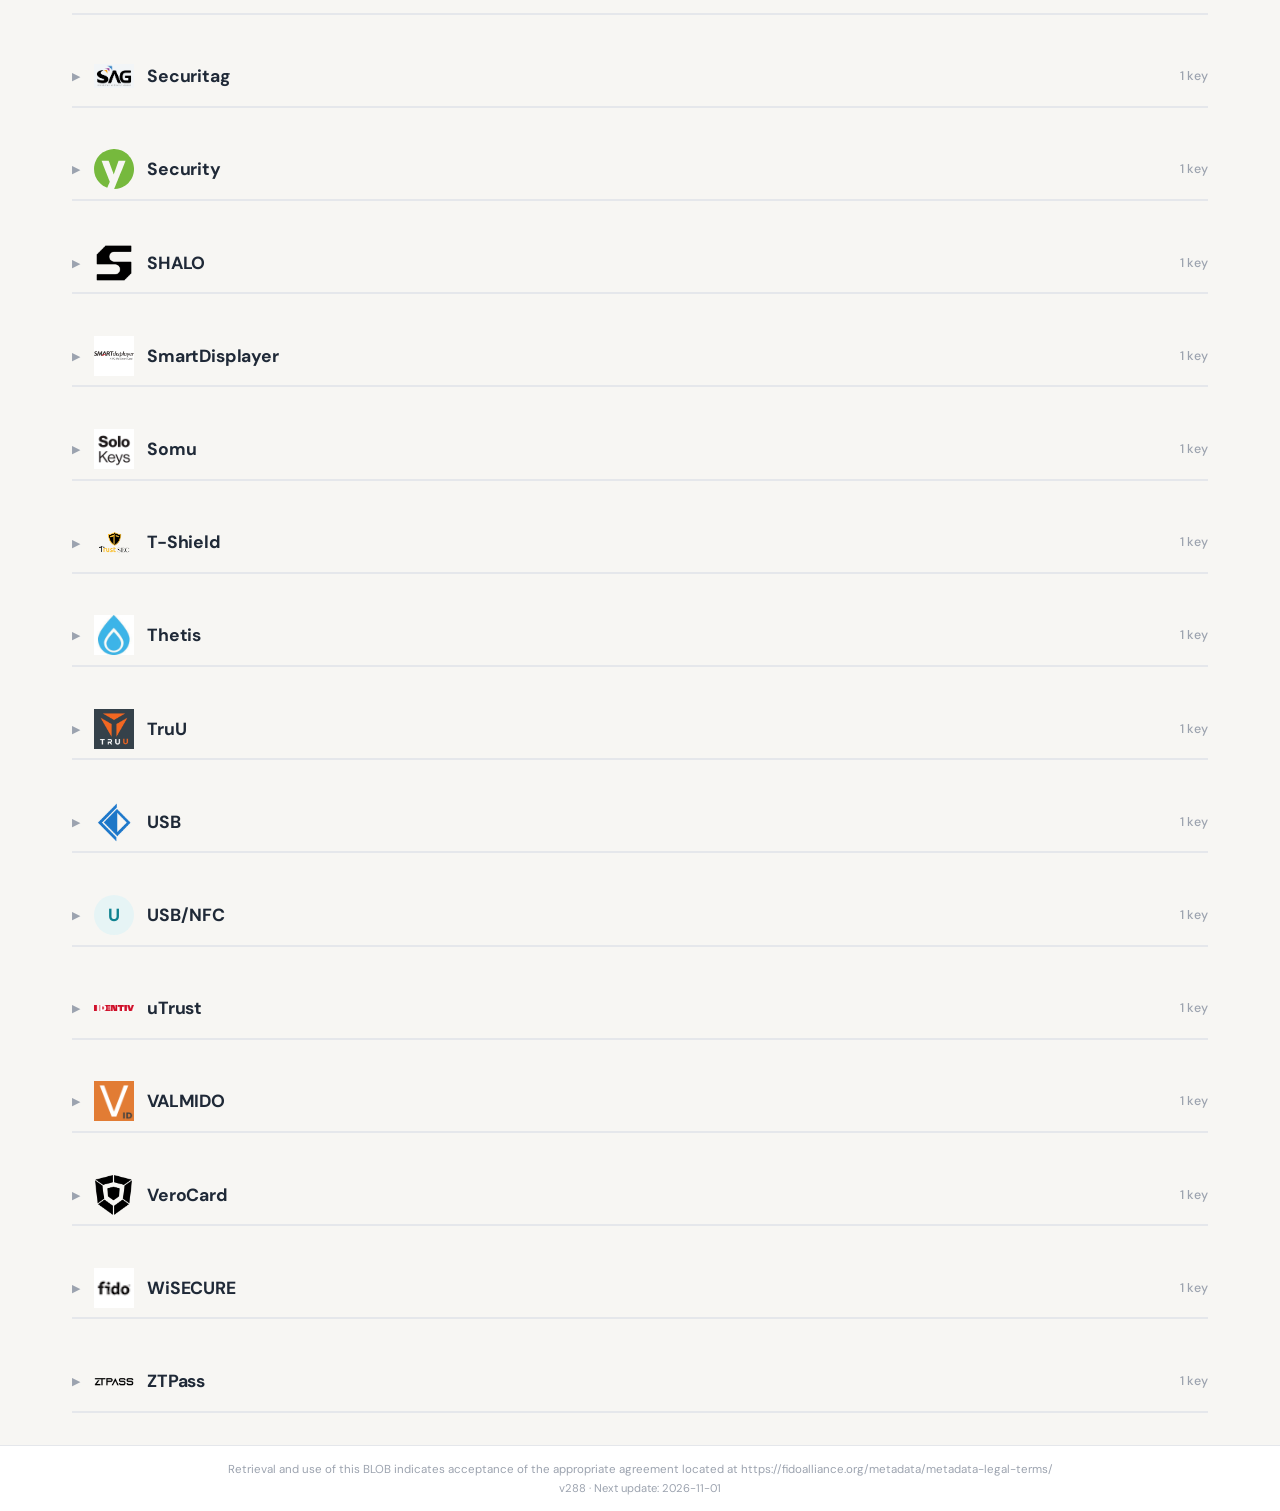
<file: brands.html>
<!DOCTYPE html>
<html lang="en">
<head>
  <meta charset="UTF-8">
  <meta name="viewport" content="width=device-width, initial-scale=1.0">
  <title>FIDO Security Keys — By Brand</title>
  <link rel="preconnect" href="https://fonts.googleapis.com">
  <link rel="preconnect" href="https://fonts.gstatic.com" crossorigin>
  <link href="https://fonts.googleapis.com/css2?family=DM+Sans:wght@400;500;700&display=swap" rel="stylesheet">
  <link rel="stylesheet" href="styles.css">
  <link rel="stylesheet" href="brands.css">
</head>
<body>
  <header>
    <div class="header-content">
      <h1>FIDO Security Keys</h1>
      <p class="subtitle">Certified <a href="https://fidoalliance.org/certification/authenticator-certification-levels/" target="_blank">FIDO2 authenticators</a> grouped by brand</p>
      <div class="search-box">
        <svg class="search-icon" viewBox="0 0 20 20" fill="currentColor" width="18" height="18"><path fill-rule="evenodd" d="M9 3.5a5.5 5.5 0 100 11 5.5 5.5 0 000-11zM2 9a7 7 0 1112.45 4.39l4.26 4.27a.75.75 0 11-1.06 1.06l-4.27-4.26A7 7 0 012 9z" clip-rule="evenodd"/></svg>
        <input type="text" id="search-input" placeholder="Search brands or keys..." autocomplete="off">
      </div>
      <nav class="view-toggle">
        <a href="index.html" class="view-link">All Keys</a>
        <a href="brands.html" class="view-link active">By Brand</a>
      </nav>
    </div>
  </header>

  <main>
    <div class="results-info">
      <span id="results-count"></span>
      <button id="toggle-all" class="btn-toggle-all">Expand All</button>
    </div>

    <div id="brands-container" class="brands-container">
      <div class="loading">Loading security keys...</div>
    </div>

    <div id="device-modal" class="modal hidden" role="dialog" aria-modal="true">
      <div class="modal-backdrop" id="modal-backdrop"></div>
      <div class="modal-content" id="modal-content"></div>
    </div>
  </main>

  <footer>
    <p id="legal-header"></p>
    <p id="metadata-version" class="footer-meta"></p>
  </footer>

  <script src="brands.js"></script>
</body>
</html>
</file>
<file: styles.css>
/* ── Variables ──────────────────────────────────────────────────────────────── */
:root {
  --teal:        #0F8290;
  --teal-dark:   #0a6570;
  --teal-light:  #e6f4f5;
  --bg:          #f7f6f3;
  --black:       #1a1a1a;
  --white:       #ffffff;
  --gray-100:    #f3f4f6;
  --gray-200:    #e5e7eb;
  --gray-400:    #9ca3af;
  --gray-600:    #4b5563;
  --gray-800:    #1f2937;
  --font:        'DM Sans', -apple-system, BlinkMacSystemFont, 'Segoe UI', Roboto, sans-serif;
  --radius:      12px;
  --radius-sm:   6px;
  --shadow:      0 1px 3px rgba(0,0,0,0.06);
  --shadow-md:   0 4px 14px rgba(0,0,0,0.10);
  --shadow-hover:0 8px 24px rgba(0,0,0,0.10);
}

/* ── Reset ──────────────────────────────────────────────────────────────────── */
*, *::before, *::after { box-sizing: border-box; margin: 0; padding: 0; }

/* ── Base ───────────────────────────────────────────────────────────────────── */
body {
  font-family: var(--font);
  color: var(--black);
  background: var(--bg);
  min-height: 100vh;
  display: flex;
  flex-direction: column;
  position: relative;
}

/* Subtle grain texture */
body::after {
  content: '';
  position: fixed;
  inset: 0;
  pointer-events: none;
  opacity: 0.3;
  z-index: 0;
  background-image: url("data:image/svg+xml,%3Csvg viewBox='0 0 256 256' xmlns='http://www.w3.org/2000/svg'%3E%3Cfilter id='n'%3E%3CfeTurbulence type='fractalNoise' baseFrequency='0.9' numOctaves='4' stitchTiles='stitch'/%3E%3C/filter%3E%3Crect width='100%25' height='100%25' filter='url(%23n)' opacity='0.06'/%3E%3C/svg%3E");
  background-repeat: repeat;
  background-size: 256px 256px;
}

/* ── Header ─────────────────────────────────────────────────────────────────── */
header {
  background: var(--teal);
  color: var(--white);
  padding: 2.2rem 2rem 2rem;
  text-align: center;
  position: relative;
  z-index: 10;
}

.header-content {
  max-width: 600px;
  margin: 0 auto;
  display: flex;
  flex-direction: column;
  align-items: center;
  gap: 0.4rem;
}

h1 {
  font-size: 1.6rem;
  font-weight: 700;
  letter-spacing: -0.03em;
}

.subtitle {
  font-size: 0.85rem;
  opacity: 0.75;
  margin-bottom: 0.8rem;
}

header a {
  color: #fef3c7;
  text-decoration-color: rgba(254, 243, 199, 0.5);
}
header a:hover { color: #ffffff; text-decoration-color: #ffffff; }

/* Search */
.search-box {
  position: relative;
  width: 100%;
  max-width: 480px;
}

.search-icon {
  position: absolute;
  left: 16px;
  top: 50%;
  transform: translateY(-50%);
  color: var(--gray-400);
  pointer-events: none;
}

.search-box input {
  width: 100%;
  border: none;
  border-radius: 24px;
  padding: 0.7rem 1rem 0.7rem 2.8rem;
  font-size: 0.92rem;
  font-family: var(--font);
  outline: none;
  background: rgba(255,255,255,0.95);
  color: var(--black);
  box-shadow: 0 2px 8px rgba(0,0,0,0.08);
  transition: box-shadow 0.2s;
}

.search-box input:focus {
  box-shadow: 0 2px 12px rgba(0,0,0,0.14);
}

.search-box input::placeholder {
  color: var(--gray-400);
}

/* ── Main ───────────────────────────────────────────────────────────────────── */
main {
  flex: 1;
  max-width: 1200px;
  margin: 0 auto;
  width: 100%;
  padding: 1.25rem 2rem 2rem;
  position: relative;
  z-index: 1;
}

/* ── Results count ──────────────────────────────────────────────────────────── */
.results-info {
  font-size: 0.82rem;
  color: var(--gray-600);
  margin-bottom: 1rem;
  font-weight: 500;
}

/* ── Card grid ──────────────────────────────────────────────────────────────── */
.card-grid {
  display: grid;
  grid-template-columns: repeat(auto-fill, minmax(200px, 1fr));
  gap: 1.25rem;
}

.card {
  background: var(--white);
  border-radius: var(--radius);
  padding: 1.75rem 1.25rem 1.5rem;
  text-align: center;
  cursor: pointer;
  transition: transform 0.2s ease, box-shadow 0.2s ease;
  box-shadow: var(--shadow);
  display: flex;
  flex-direction: column;
  align-items: center;
  gap: 0.6rem;
  animation: fadeUp 0.4s ease both;
  animation-delay: calc(var(--i, 0) * 20ms);
}

.card:hover {
  transform: translateY(-3px);
  box-shadow: var(--shadow-hover);
}

.card:active {
  transform: translateY(-1px);
}

@keyframes fadeUp {
  from {
    opacity: 0;
    transform: translateY(12px);
  }
  to {
    opacity: 1;
    transform: translateY(0);
  }
}

/* Card icon */
.card-icon-wrapper {
  width: 64px;
  height: 64px;
  display: flex;
  align-items: center;
  justify-content: center;
  flex-shrink: 0;
}

.card-icon {
  max-width: 64px;
  max-height: 64px;
  object-fit: contain;
  display: block;
}

.card-icon-placeholder {
  width: 64px;
  height: 64px;
  background: var(--teal-light);
  border-radius: 50%;
  display: flex;
  align-items: center;
  justify-content: center;
  font-size: 1.6rem;
  color: var(--teal);
}

/* Card text */
.card-name {
  font-size: 0.88rem;
  font-weight: 600;
  line-height: 1.35;
  color: var(--gray-800);
  display: -webkit-box;
  -webkit-line-clamp: 2;
  -webkit-box-orient: vertical;
  overflow: hidden;
}

.card-date {
  font-size: 0.75rem;
  color: var(--gray-400);
  font-weight: 400;
}

/* Empty / loading states */
.loading, .empty-state {
  grid-column: 1 / -1;
  text-align: center;
  color: var(--gray-400);
  padding: 4rem 1rem;
  font-size: 0.92rem;
}

.hidden { display: none !important; }

/* ── Status badges ──────────────────────────────────────────────────────────── */
.status-badge {
  display: inline-block;
  padding: 0.2rem 0.6rem;
  border-radius: 20px;
  font-size: 0.75rem;
  font-weight: 600;
  white-space: nowrap;
}
.status-FIDO_CERTIFIED {
  background: var(--teal-light);
  color: var(--teal-dark);
}
.status-FIDO_CERTIFIED_L1,
.status-FIDO_CERTIFIED_L1plus,
.status-FIDO_CERTIFIED_L1_PLUS {
  background: #f3d9b1;
  color: #5b3a16;
}
.status-FIDO_CERTIFIED_L2,
.status-FIDO_CERTIFIED_L2plus,
.status-FIDO_CERTIFIED_L2_PLUS {
  background: #e5e7eb;
  color: #374151;
}
.status-FIDO_CERTIFIED_L3,
.status-FIDO_CERTIFIED_L3plus,
.status-FIDO_CERTIFIED_L3_PLUS {
  background: #fde68a;
  color: #713f12;
}

/* ── Modal ──────────────────────────────────────────────────────────────────── */
.modal {
  position: fixed;
  inset: 0;
  z-index: 1000;
  display: flex;
  align-items: center;
  justify-content: center;
  padding: 1rem;
}
.modal-backdrop {
  position: absolute;
  inset: 0;
  background: rgba(0,0,0,0.48);
  backdrop-filter: blur(3px);
}
.modal-content {
  position: relative;
  background: white;
  border-radius: var(--radius);
  box-shadow: 0 20px 60px rgba(0,0,0,0.28);
  max-width: 540px;
  width: 100%;
  max-height: 90vh;
  overflow-y: auto;
  z-index: 1;
}
.modal-header {
  background: var(--teal);
  color: white;
  padding: 1.4rem 1.5rem;
  border-radius: var(--radius) var(--radius) 0 0;
  display: flex;
  align-items: flex-start;
  gap: 1rem;
  position: sticky;
  top: 0;
}
.modal-icon {
  width: 56px;
  height: 56px;
  object-fit: contain;
  flex-shrink: 0;
  background: rgba(255,255,255,0.15);
  border-radius: 10px;
  padding: 4px;
}
.modal-icon.no-icon {
  display: flex;
  align-items: center;
  justify-content: center;
  font-size: 1.5rem;
}
.modal-title h2 {
  font-size: 1.05rem;
  font-weight: 700;
  line-height: 1.35;
}
.modal-title .modal-id {
  font-size: 0.72rem;
  opacity: 0.7;
  margin-top: 4px;
  font-family: monospace;
}
.modal-close {
  margin-left: auto;
  background: none;
  border: none;
  color: white;
  font-size: 1.6rem;
  cursor: pointer;
  line-height: 1;
  opacity: 0.75;
  padding: 0;
  flex-shrink: 0;
}
.modal-close:hover { opacity: 1; }
.modal-body { padding: 1.5rem; }

.detail-grid {
  display: grid;
  grid-template-columns: 1fr 1fr;
  gap: 1rem 1.5rem;
  margin-bottom: 1.4rem;
}
.detail-item label {
  display: block;
  font-size: 0.7rem;
  text-transform: uppercase;
  letter-spacing: 0.05em;
  color: var(--gray-400);
  margin-bottom: 2px;
  font-weight: 500;
}
.detail-item span { font-size: 0.88rem; font-weight: 500; }

.detail-section { margin-bottom: 1.1rem; }
.detail-section h3 {
  font-size: 0.72rem;
  text-transform: uppercase;
  letter-spacing: 0.05em;
  color: var(--gray-600);
  margin-bottom: 0.55rem;
  padding-bottom: 0.3rem;
  border-bottom: 1px solid var(--gray-200);
  font-weight: 600;
}
.detail-badges { display: flex; flex-wrap: wrap; gap: 0.4rem; }
.detail-badge {
  display: inline-flex;
  align-items: center;
  gap: 0.3rem;
  padding: 0.25rem 0.6rem;
  border-radius: 20px;
  font-size: 0.8rem;
  background: var(--teal-light);
  border: 1px solid rgba(15,130,144,0.2);
  color: var(--teal-dark);
  font-weight: 500;
}

/* ── Footer ─────────────────────────────────────────────────────────────────── */
footer {
  text-align: center;
  padding: 1rem 2rem;
  font-size: 0.72rem;
  color: var(--gray-400);
  border-top: 1px solid var(--gray-200);
  background: white;
  position: relative;
  z-index: 1;
}
.footer-meta {
  margin-top: 0.25rem;
  font-size: 0.7rem;
  color: var(--gray-400);
}

/* ── Responsive ─────────────────────────────────────────────────────────────── */
@media (max-width: 768px) {
  header { padding: 1.5rem 1rem 1.4rem; }
  h1 { font-size: 1.35rem; }
  main { padding: 1rem; }
  .card-grid {
    grid-template-columns: repeat(auto-fill, minmax(150px, 1fr));
    gap: 0.75rem;
  }
  .card { padding: 1.25rem 1rem 1.1rem; }
  .card-icon-wrapper { width: 52px; height: 52px; }
  .card-icon { max-width: 52px; max-height: 52px; }
  .card-icon-placeholder { width: 52px; height: 52px; font-size: 1.3rem; }
  .detail-grid { grid-template-columns: 1fr; }
}

@media (max-width: 480px) {
  .card-grid {
    grid-template-columns: 1fr 1fr;
    gap: 0.6rem;
  }
  .card { padding: 1rem 0.75rem 0.85rem; gap: 0.4rem; }
  .card-name { font-size: 0.8rem; }
}
</file>
<file: brands.css>
/* ── View toggle nav ────────────────────────────────────────────────────────── */
.view-toggle {
  display: flex;
  gap: 0.25rem;
  margin-top: 0.6rem;
  background: rgba(255,255,255,0.15);
  border-radius: 20px;
  padding: 3px;
}
.view-link {
  padding: 0.3rem 1rem;
  border-radius: 18px;
  font-size: 0.78rem;
  font-weight: 600;
  color: rgba(255,255,255,0.7);
  text-decoration: none;
  transition: background 0.15s, color 0.15s;
}
.view-link:hover {
  color: #fff;
  background: rgba(255,255,255,0.1);
}
.view-link.active {
  background: rgba(255,255,255,0.25);
  color: #fff;
}

/* ── Brands layout ──────────────────────────────────────────────────────────── */
.brands-container {
  display: flex;
  flex-direction: column;
  gap: 2rem;
}

.brand-section {
  animation: fadeUp 0.4s ease both;
  animation-delay: calc(var(--i, 0) * 40ms);
}

.brand-header {
  display: flex;
  align-items: center;
  gap: 0.85rem;
  padding: 0.6rem 0;
  border-bottom: 2px solid var(--gray-200);
  cursor: pointer;
  user-select: none;
  transition: opacity 0.15s;
}
.brand-header:hover {
  opacity: 0.8;
}

.brand-logo {
  width: 40px;
  height: 40px;
  object-fit: contain;
  flex-shrink: 0;
}

.brand-logo-placeholder {
  width: 40px;
  height: 40px;
  background: var(--teal-light);
  border-radius: 50%;
  display: flex;
  align-items: center;
  justify-content: center;
  font-size: 1.1rem;
  color: var(--teal);
  flex-shrink: 0;
  font-weight: 700;
}

.brand-name {
  font-size: 1.1rem;
  font-weight: 700;
  color: var(--gray-800);
  letter-spacing: -0.01em;
}

.brand-chevron {
  font-size: 0.7rem;
  color: var(--gray-400);
  transition: transform 0.2s ease;
  flex-shrink: 0;
}
.brand-section.expanded .brand-chevron {
  transform: rotate(90deg);
}

.brand-count {
  font-size: 0.78rem;
  color: var(--gray-400);
  font-weight: 500;
  margin-left: auto;
}

/* Collapse wrapper uses grid-template-rows for smooth height animation */
.brand-collapse {
  display: grid;
  grid-template-rows: 0fr;
  transition: grid-template-rows 0.35s ease;
}
.brand-section.expanded .brand-collapse {
  grid-template-rows: 1fr;
}

.brand-cards {
  display: grid;
  grid-template-columns: repeat(auto-fill, minmax(200px, 1fr));
  gap: 0.85rem;
  overflow: hidden;
  padding-top: 0;
  transition: padding-top 0.25s ease;
}
.brand-section.expanded .brand-cards {
  padding-top: 0.85rem;
}

/* Brand cards are slightly more compact and skip the fadeUp animation */
.brand-cards .card {
  padding: 1.25rem 1rem 1.1rem;
  gap: 0.5rem;
  animation: none;
}

.brand-cards .card-icon-wrapper {
  width: 48px;
  height: 48px;
}

.brand-cards .card-icon {
  max-width: 48px;
  max-height: 48px;
}

.brand-cards .card-icon-placeholder {
  width: 48px;
  height: 48px;
  font-size: 1.3rem;
}

/* ── Toggle all button ──────────────────────────────────────────────────────── */
.results-info {
  display: flex;
  align-items: center;
  gap: 0.75rem;
}
.btn-toggle-all {
  padding: 0.3rem 0.75rem;
  border-radius: 20px;
  font-size: 0.75rem;
  font-family: var(--font);
  font-weight: 600;
  cursor: pointer;
  background: var(--white);
  color: var(--teal);
  border: 1.5px solid var(--teal);
  transition: background 0.15s, color 0.15s;
  white-space: nowrap;
}
.btn-toggle-all:hover {
  background: var(--teal);
  color: var(--white);
}

/* ── Empty brand search ─────────────────────────────────────────────────────── */
.no-brands {
  text-align: center;
  color: var(--gray-400);
  padding: 4rem 1rem;
  font-size: 0.92rem;
}

/* ── Responsive ─────────────────────────────────────────────────────────────── */
@media (max-width: 768px) {
  .brand-cards {
    grid-template-columns: repeat(auto-fill, minmax(150px, 1fr));
    gap: 0.6rem;
  }
  .brand-header { gap: 0.6rem; }
  .brand-logo, .brand-logo-placeholder { width: 32px; height: 32px; }
  .brand-name { font-size: 0.95rem; }
  .btn-toggle-all { font-size: 0.7rem; padding: 0.25rem 0.6rem; }
}

@media (max-width: 480px) {
  .brand-cards {
    grid-template-columns: 1fr 1fr;
    gap: 0.5rem;
  }
}
</file>
